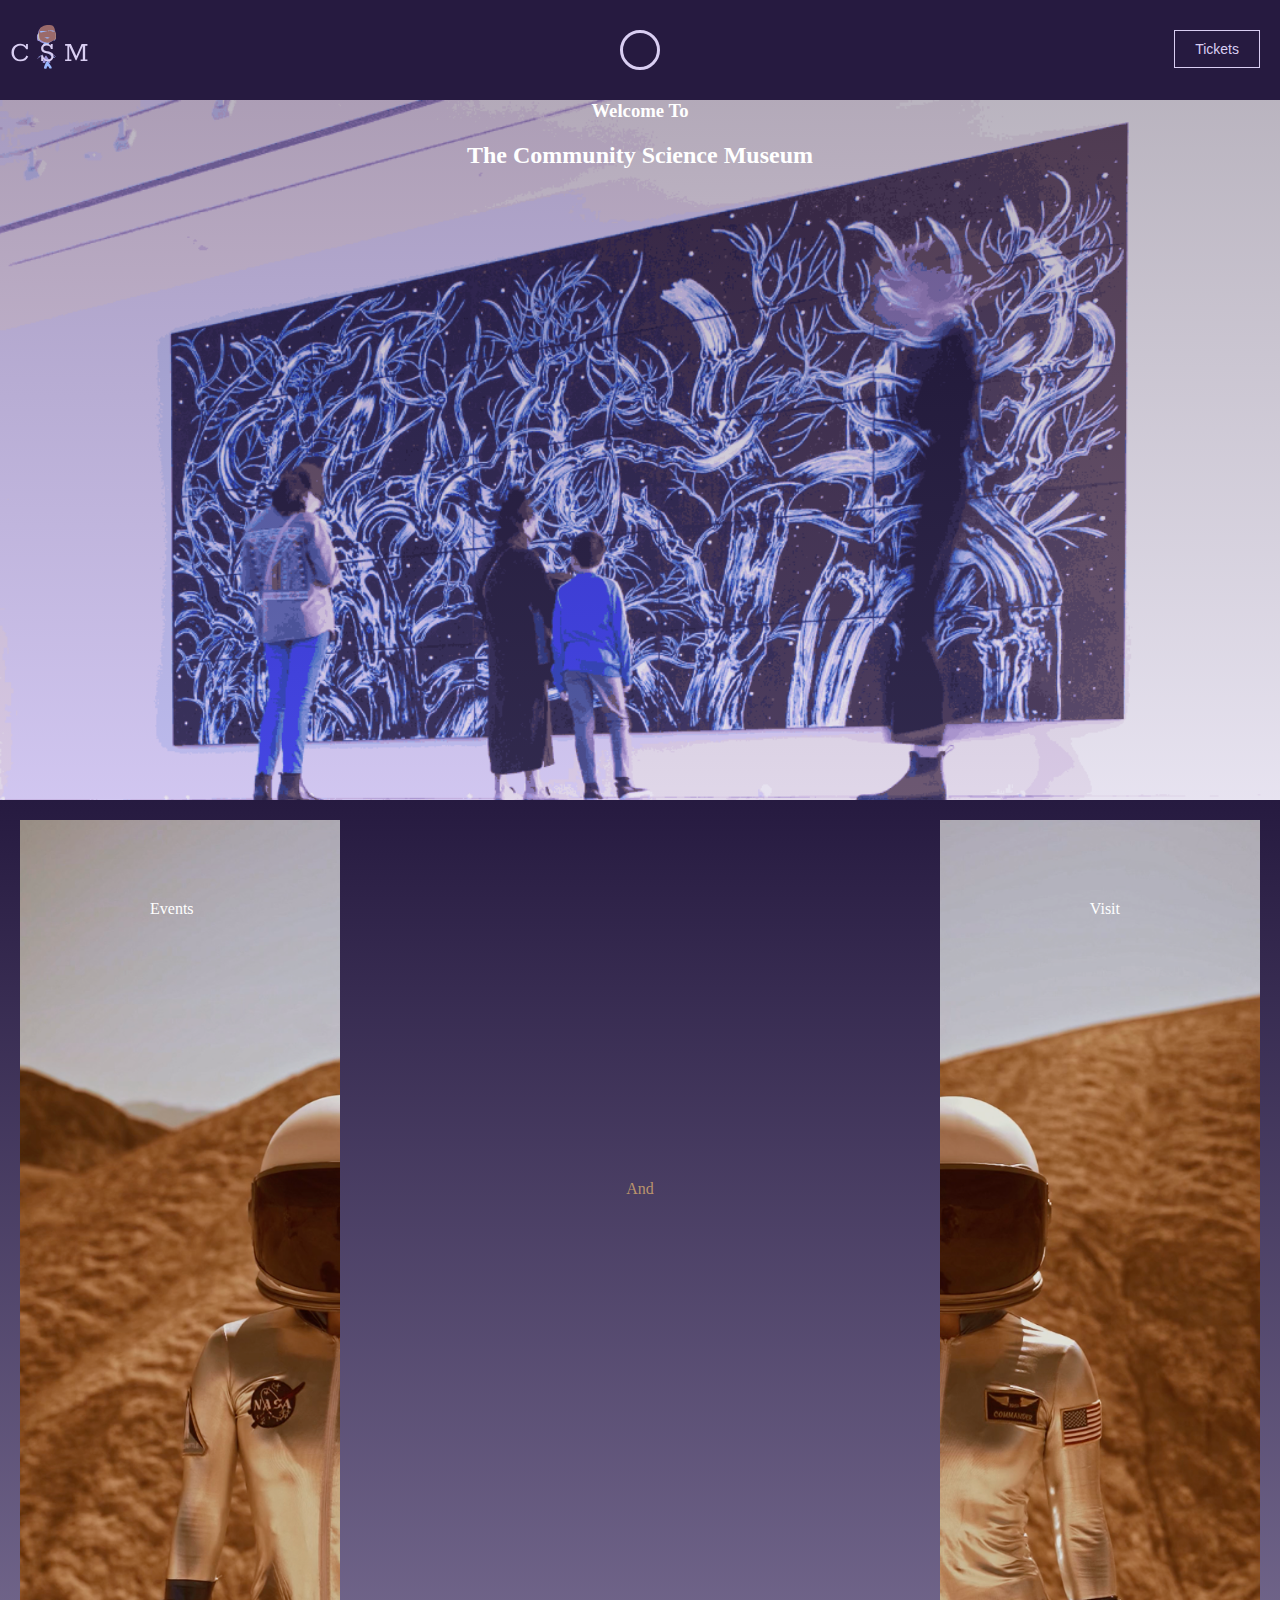
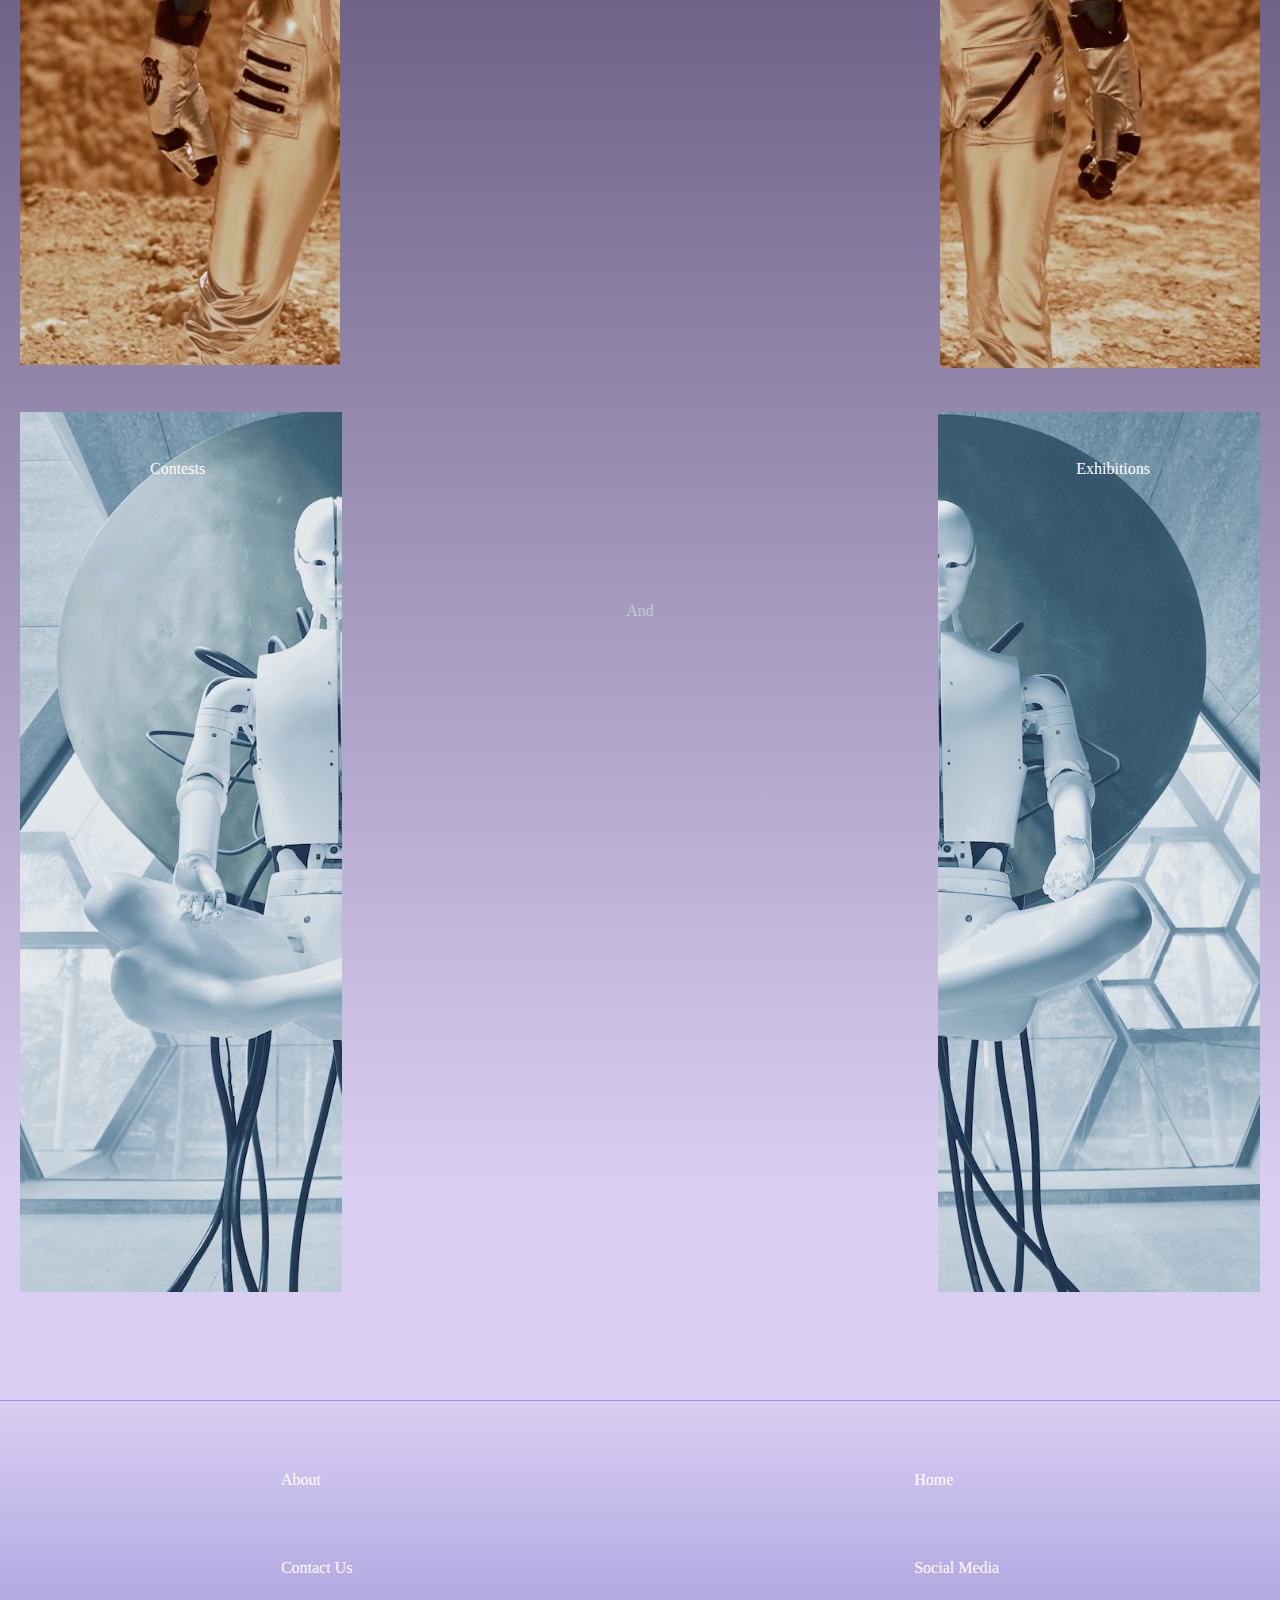
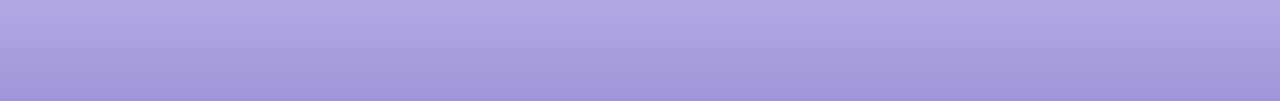
<file: index.html>
<!DOCTYPE html>
<html lang="en">
  <head>
    <meta charset="UTF-8" />
    <meta http-equiv="X-UA-Compatible" content="IE=edge" />
    <meta name="viewport" content="width=device-width, initial-scale=1.0" />
    <meta name="description" content="Community science museum" />
    <link rel="stylesheet" href="./css/header.css" />
    <link rel="stylesheet" href="./css/styles.css" />
    <link rel="stylesheet" href="./css/footer.css" />
    <link rel="stylesheet" href="./css/search.css" />
    <link rel="preconnect" href="https://fonts.googleapis.com" />
    <link rel="preconnect" href="https://fonts.gstatic.com" crossorigin />
    <link
      href="https://fonts.googleapis.com/css2?family=Montserrat&family=Roboto+Condensed:ital,wght@1,300&display=swap"
      rel="stylesheet"
    />
    <title>Homepage</title>
  </head>
  <body>
    <div class="inner">
      <header>
        <a href="index.html">
          <img class="logo" src="./svg/CSM-logo.svg" alt="logo"
        /></a>
        <div class="box">
          <form name="search">
            <input
              type="text"
              class="input"
              name="txt"
              onmouseout="document.search.txt.value = ''"
            />
          </form>
          <i class="fas fa-search"></i>
        </div>
        <a href="tickets.html"><button class="button2">Tickets</button></a>
      </header>
    </div>
    <div class="inner">
      <section class="hero">
        <div class="hero-banner">
          <div class="dark-overlay"></div>
          <div class="text">
            <h3>Welcome To</h3>
            <h2>The Community Science Museum</h2>
          </div>
        </div>
      </section>
    </div>
    <div class="inner">
      <main>
        <div class="space-girl">
          <div class="left">
            <a href="events.html"><img src="./img/left.png" alt="left" /></a>
            <div class="text-left">Events</div>
          </div>
          <div class="text-middle">And</div>
          <div class="right">
            <a href="visit.html"> <img src="/img/right.png" alt="right" /></a>
            <div class="text-right">Visit</div>
          </div>
        </div>
        <div class="man">
          <div class="man-left">
            <a href="contests.html">
              <img src="./img/man-left.png" alt="man-left"
            /></a>
            <div class="text-left2">Contests</div>
          </div>
          <div class="text-middle2">And</div>
          <div class="man-right">
            <a href="exhibition.html">
              <img src="./img/man-right.png" alt="man-right"
            /></a>
            <div class="text-right2">Exhibitions</div>
          </div>
        </div>
      </main>
    </div>
    <div class="inner">
      <footer>
        <div class="footer">
          <div class="links">
            <div class="about">
              <a href="info.html">About</a>
              <a href="info.html"> Contact Us</a>
            </div>
            <div class="social">
              <a href="index.html"> Home</a>
              <a href="https://www.facebook.com/sciencemuseumlondon"
                >Social Media</a
              >
            </div>
          </div>
        </div>
      </footer>
    </div>
  </body>
</html>
</file>
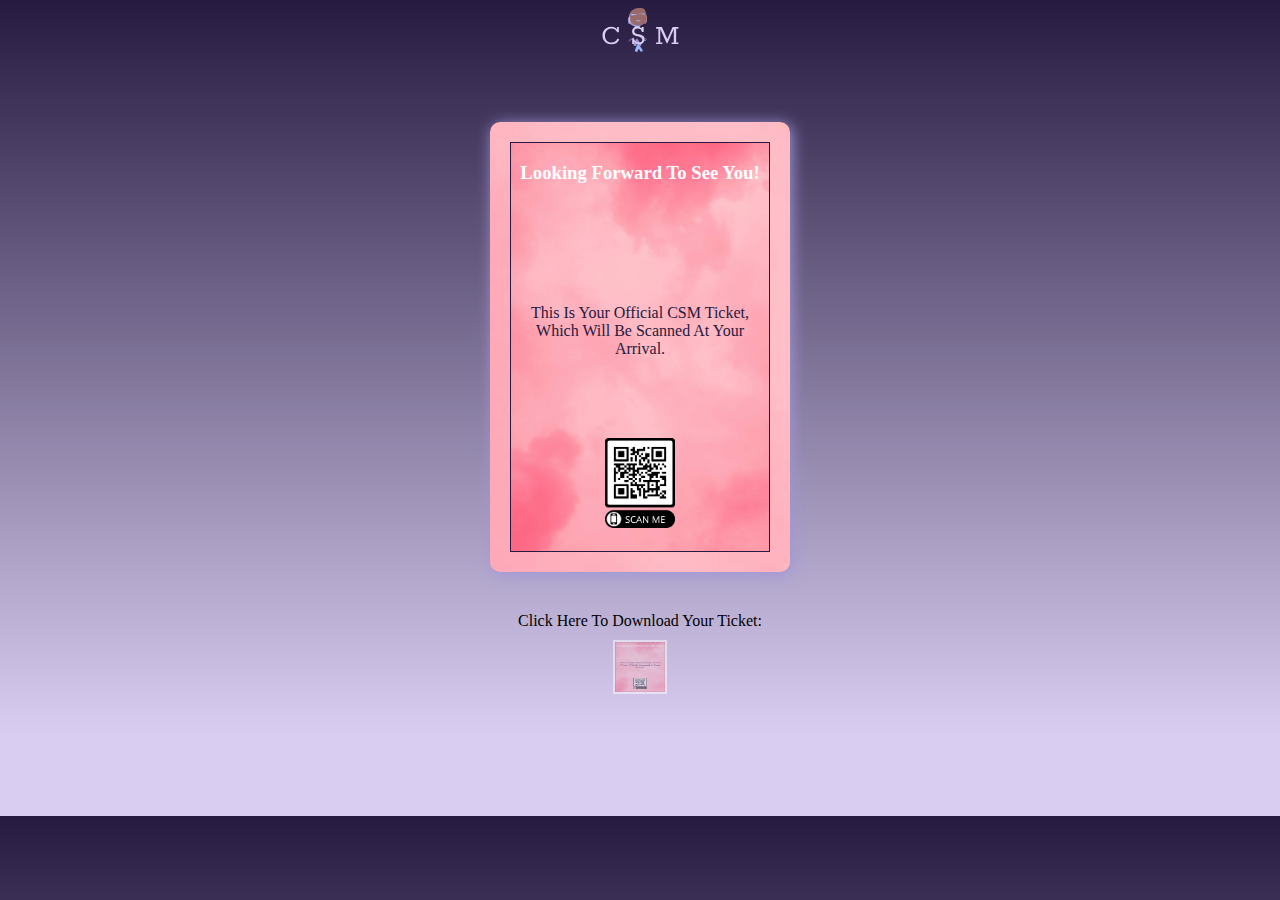
<file: confirmation.html>
<!DOCTYPE html>
<html lang="en">
  <head>
    <meta charset="UTF-8" />
    <meta http-equiv="X-UA-Compatible" content="IE=edge" />
    <meta name="viewport" content="width=device-width, initial-scale=1.0" />
    <meta name="description" content="ticket confirmation" />
    <link rel="stylesheet" href="./css/confirmation.css" />
    <title>confirmation</title>
  </head>
  <body>
    <a href="tickets.html">
      <img class="logo" src="./svg/CSM-logo.svg" alt="logo"
    /></a>
    <div class="ticket">
      <div class="ticket__content">
        <h3>Looking Forward To See You!</h3>
        <p>
          This Is Your Official CSM Ticket, Which Will Be Scanned At Your
          Arrival.
        </p>
        <img class="qr-code" src="./img/QR-code.png" alt="qr" />
      </div>
    </div>
    <div class="click">
      <p>Click Here To Download Your Ticket:</p>
    </div>
    <a class="t-d" href="/img/ticket.png" download="ticket"
      ><img src="/img/ticket.png"
    /></a>
  </body>
</html>
</file>
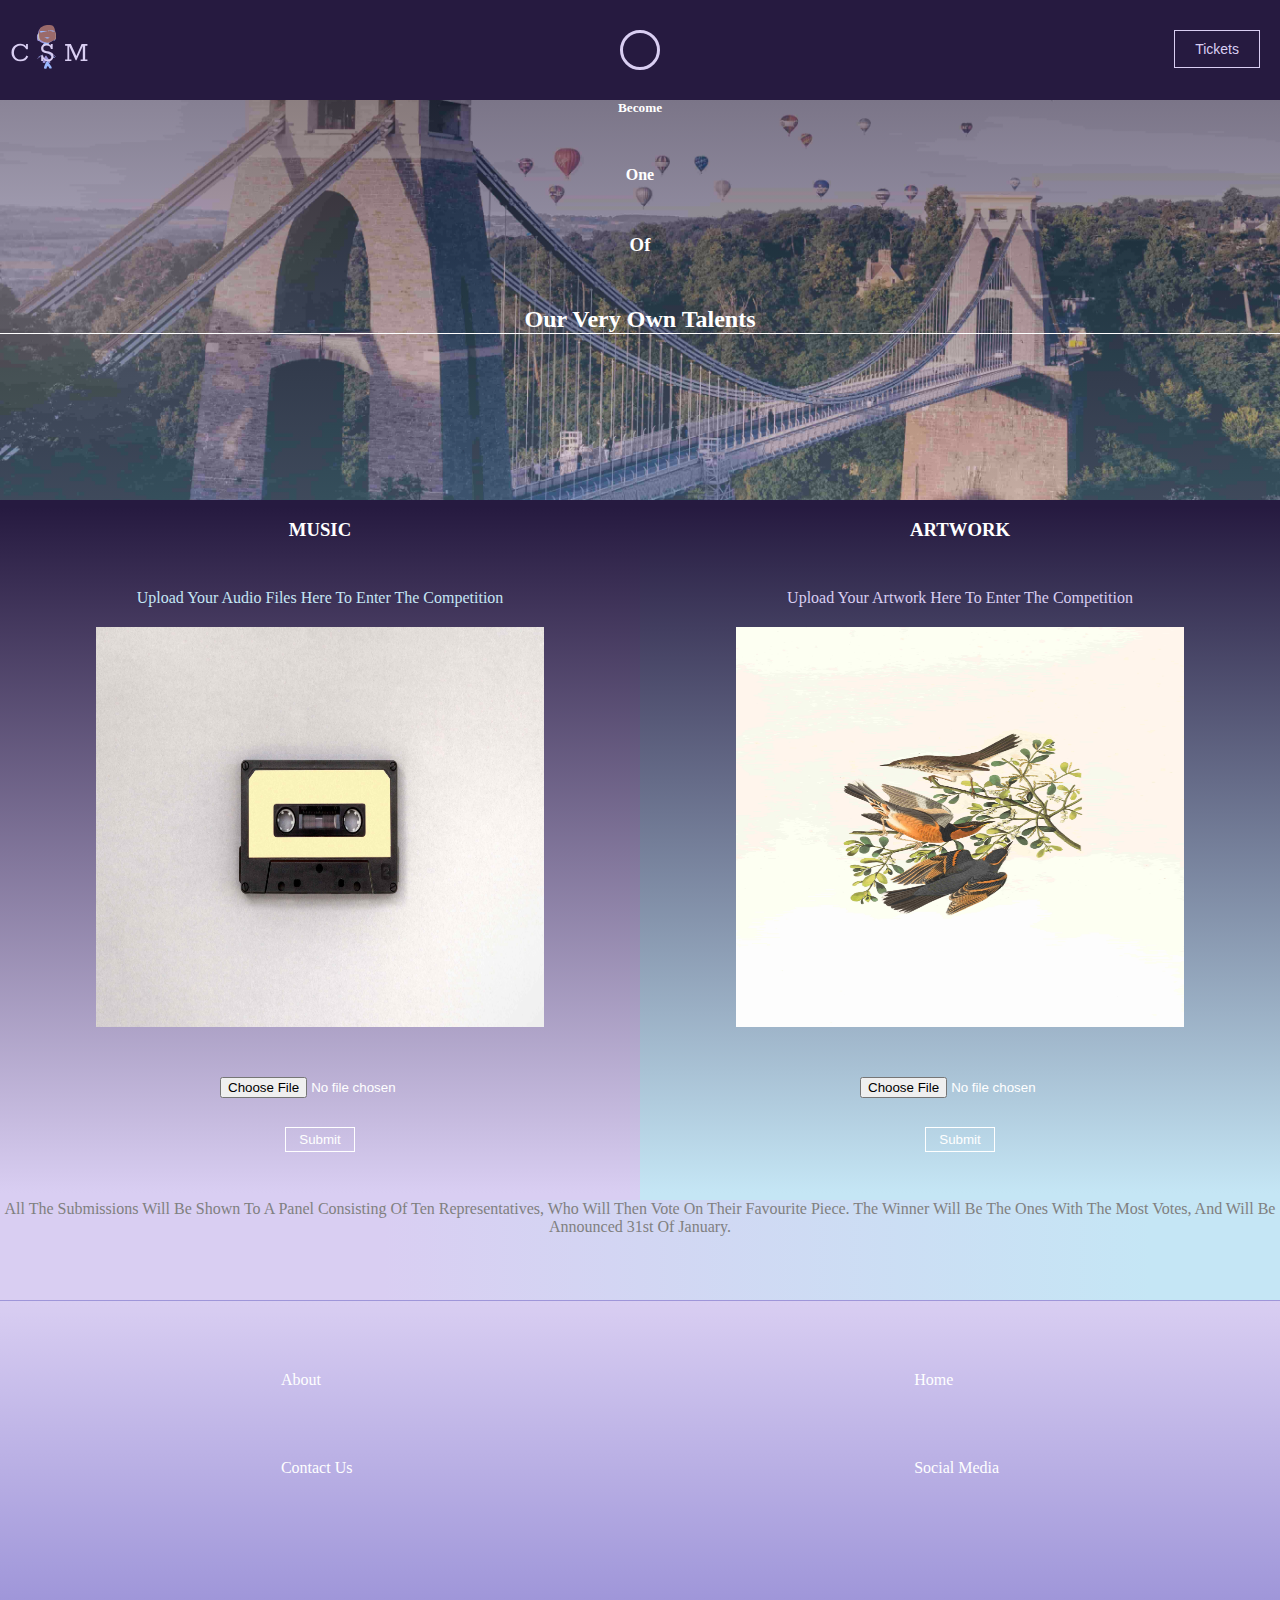
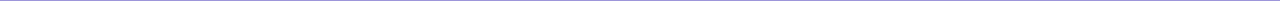
<file: contests.html>
<!DOCTYPE html>
<html lang="en">
  <head>
    <meta charset="UTF-8" />
    <meta http-equiv="X-UA-Compatible" content="IE=edge" />
    <meta name="viewport" content="width=device-width, initial-scale=1.0" />
    <meta name="description" content="csm contest" />
    <link rel="stylesheet" href="./css/footer.css" />
    <link rel="stylesheet" href="./css/header.css" />
    <link rel="stylesheet" href="./css/contests.css" />
    <link rel="stylesheet" href="./css/search.css" />

    <title>contests</title>
  </head>
  <body>
    <div class="inner">
      <header>
        <a href="index.html">
          <img class="logo" src="./svg/CSM-logo.svg" alt="logo"
        /></a>
        <div class="box">
          <form name="search">
            <input
              type="text"
              class="input"
              name="txt"
              onmouseout="document.search.txt.value = ''"
            />
          </form>
          <i class="fas fa-search"></i>
        </div>
        <a href="tickets.html"><button class="button2">Tickets</button></a>
      </header>
      <section>
        <div class="hero-banner">
          <div class="hero-text">
            <h5 class="con5">Become</h5>
            <h4 class="con4">One</h4>
            <h3 class="con3">Of</h3>
            <h2 class="con">Our Very Own Talents</h2>
          </div>
          <div class="dark-overlay"></div>
        </div>
      </section>

      <main>
        <div class="seperate">
          <div class="left-side">
            <div class="lr-text">
              <h3 class="l">MUSIC</h3>
            </div>
            <div class="img-text">
              <p class="m-text">
                Upload Your Audio Files Here To Enter The Competition
              </p>
            </div>
            <img class="cazz" src="./img/cazz.jpg" alt="cazzette" />
            <div class="left-inputs">
              <form action="">
                <input class="velg" type="file" id="Files" />
                <input class="subm" type="submit" />
              </form>
            </div>
          </div>
          <div class="right-side">
            <div class="lr-text">
              <h3 class="r">ARTWORK</h3>
            </div>
            <div class="img-text">
              <p class="a-text">
                Upload Your Artwork Here To Enter The Competition
              </p>
            </div>
            <img class="birds" src="./img/birds.jpg" alt="birds" />
            <div class="right-inputs">
              <form action="">
                <input class="velg" type="file" id="Files" />
                <input class="subm" type="submit" />
              </form>
            </div>
          </div>
        </div>
      </main>
      <div class="row2">
        <div class="row2text">
          <p class="row2-p">
            All The Submissions Will Be Shown To A Panel Consisting Of Ten
            Representatives, Who Will Then Vote On Their Favourite Piece. The
            Winner Will Be The Ones With The Most Votes, And Will Be Announced
            31st Of January.
          </p>
        </div>
      </div>
    </div>
    <footer>
      <div class="footer">
        <div class="links">
          <div class="about">
            <a href="info.html">About</a>
            <a href="info.html"> Contact Us</a>
          </div>
          <div class="social">
            <a href="index.html"> Home</a>
            <a href="https://www.facebook.com/sciencemuseumlondon"
              >Social Media</a
            >
          </div>
        </div>
      </div>
    </footer>
  </body>
</html>
</file>
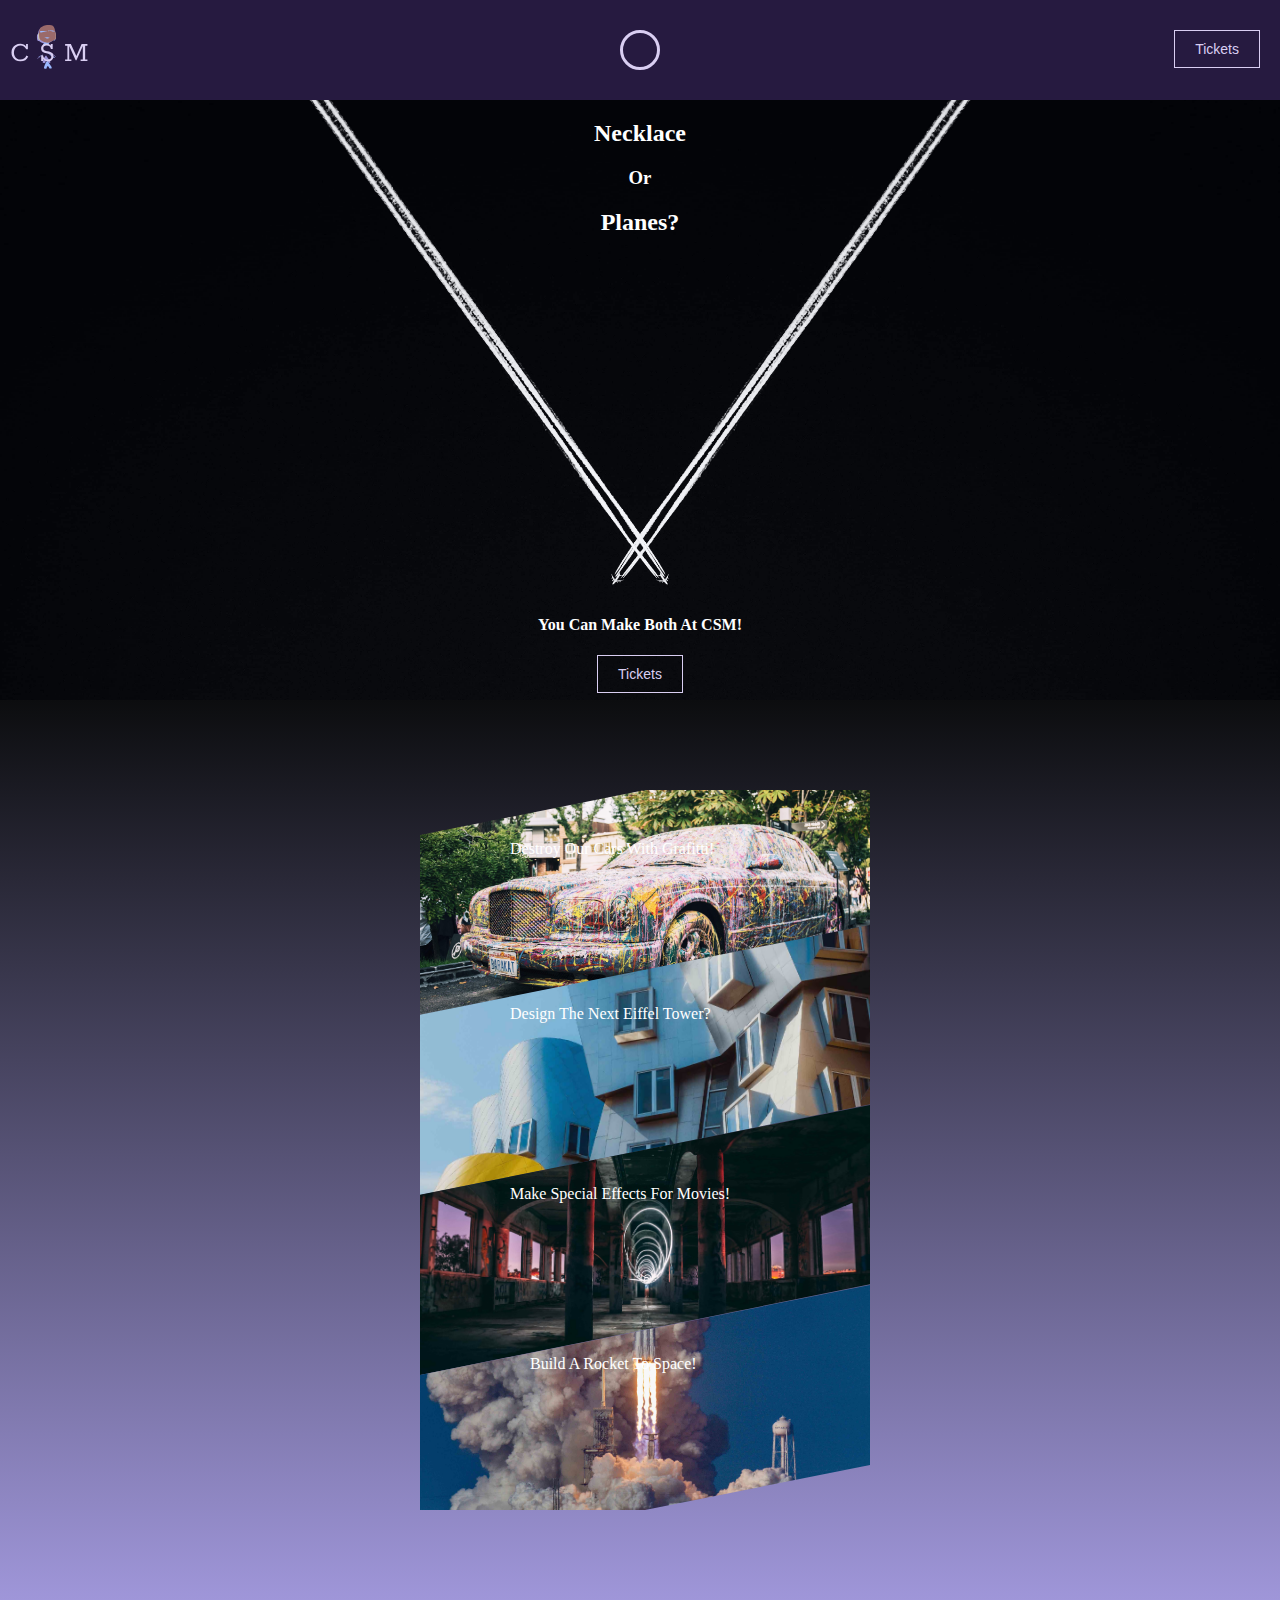
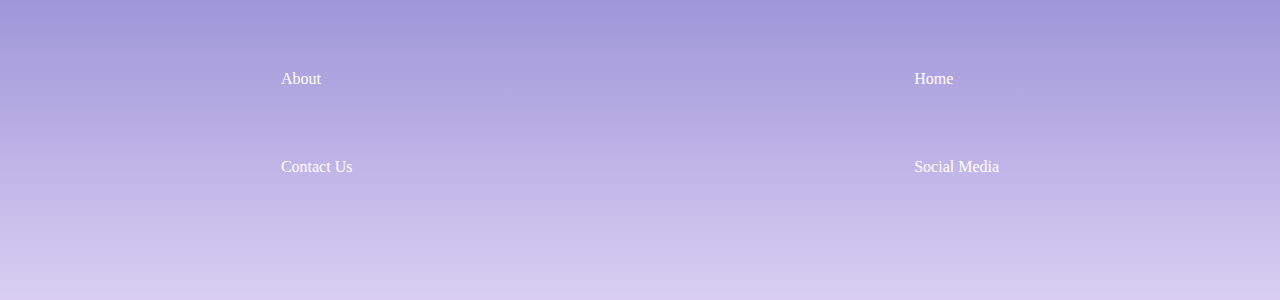
<file: events.html>
<!DOCTYPE html>
<html lang="en">
<head>
    <meta charset="UTF-8">
    <meta http-equiv="X-UA-Compatible" content="IE=edge">
    <meta name="viewport" content="width=device-width, initial-scale=1.0">
    <meta name="description" content="csm events">
    <link rel="stylesheet" href="./css/events.css">
    <link rel="stylesheet" href="./css/eventsfooter.css">
    <link rel="stylesheet" href="./css/header.css">
    <link rel="stylesheet" href="./css/search.css">
    <title>events</title>
</head>
<body>
    <header>
        <div class="inner">
            <header>
              <a href="index.html">
                <img class="logo" src="./svg/CSM-logo.svg" alt="logo"
              /></a>
              <div class="box">
                <form name="search">
                  <input
                    type="text"
                    class="input"
                    name="txt"
                    onmouseout="document.search.txt.value = ''"
                  />
                </form>
                <i class="fas fa-search"></i>
              </div>
              <a href="tickets.html"><button class="button2">Tickets</button></a>
            </header>
          </div>
    </header>
    <section>
        <div class="inner">
<div class="hero-banner2">

    <div class="plane-text">
        <h2>Necklace</h2>
        <h3>Or</h3>
        <h2>Planes?</h2>
        <h4>You Can Make Both At CSM!</h4>
    </div>
    <a href="tickets.html"><button class="button3">Tickets</button></a>
</div>

        </div>
    </section>
    <main>
      <h3 class="popular">
        Popular Events
      </h3>
  <ul>
      <li>
        
        <p class="car">
          Destroy Our Cars With Grafitti! 
        </p>
        <a href="tickets.html">
          <img class="effect" src="./img/car.jpg" alt="car">
        </a>
      </li>
      <li>
        <p class="house">
Design The Next Eiffel Tower?
        </p>
          <a href="tickets.html">
          <img class="effect" src="./img/house.jpg" alt="house">
        </a>
        </li>
      <li>
        <p class="spiral">
          Make Special Effects For Movies!
        </p>
          <a href="tickets.html">
          <img class="effect" src="./img/spiral.jpg" alt="spiral">
        </a>
        </li>
      <li>
        <p class="rocket">
          Build A Rocket To Space!
        </p>
          <a href="tickets.html">
          <img class="effect" src="./img/rocket.jpg" alt="rocket">
        </a>
        </li>
  </ul>
    </main>
    <footer>
      <div class="footer">
        <div class="links">
          <div class="about">
            <a href="info.html">About</a>
            <a href="info.html"> Contact Us</a>
          </div>
          <div class="social">
            <a href="index.html"> Home</a>
            <a href="https://www.facebook.com/sciencemuseumlondon">Social Media</a>
          </div>
        </div>
      </div>
    </footer>
</html>
</file>
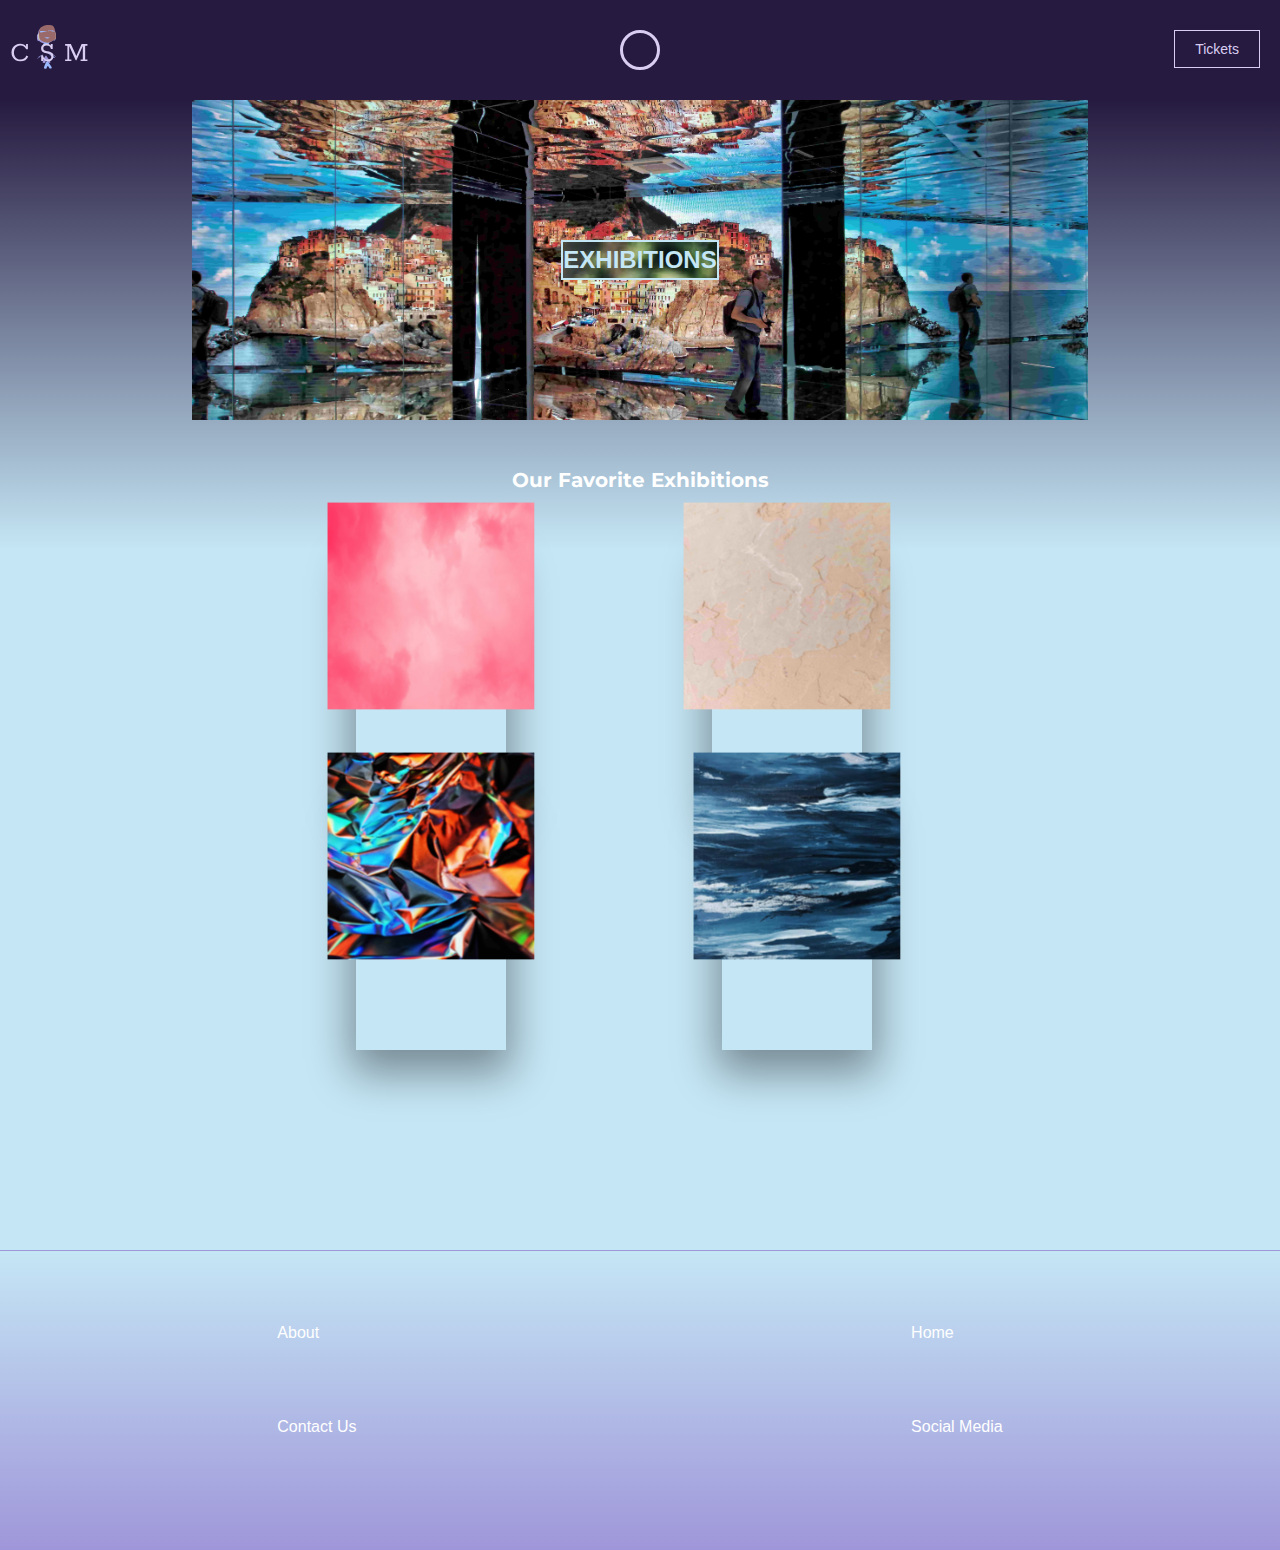
<file: exhibition.html>
<!DOCTYPE html>
<html lang="en">
  <head>
    <meta charset="UTF-8" />
    <meta http-equiv="X-UA-Compatible" content="IE=edge" />
    <meta name="viewport" content="width=device-width, initial-scale=1.0" />
    <meta name="description" content="exhibitions">
    <link rel="stylesheet" href="./css/search.css" />
    <link rel="stylesheet" href="./css/exhibitions.css" />
    <link rel="stylesheet" href="./css/footerex.css" />
    <link rel="stylesheet" href="./css/headerex.css" />
    <link rel="preconnect" href="https://fonts.googleapis.com">
<link rel="preconnect" href="https://fonts.gstatic.com" crossorigin>
<link href="https://fonts.googleapis.com/css2?family=Montserrat&family=Roboto+Condensed:ital,wght@1,300&display=swap" rel="stylesheet">
    <title>exhibition</title>
  </head>
  <body>
    <div class="inner">
      <header>
        <a href="index.html">
          <img class="logo" src="./svg/CSM-logo.svg" alt="logo"
        /></a>
        <div class="box">
          <form name="search">
            <input
              type="text"
              class="input"
              name="txt"
              onmouseout="document.search.txt.value = ''"
            />
          </form>
          <i class="fas fa-search"></i>
        </div>
        <a href="tickets.html"><button class="button2">Tickets</button></a>
      </header>
    </div>
    <main>
      <div class="ex-hero">
      
      <div class="ex-header">
       
        <h2 class="hero-h">
        EXHIBITIONS
      </h2></div>
    </div>
    <div class="cube-head">
      <h3 class="over-cube">
        Our Favorite Exhibitions
      </h3>
    </div>
    </main>
    <section>
      
      <div class="container">
        <div class="content clearfix">
          <div class="cube-container">
            <div class="photo-cube">
              <img class="front" src="./img/pink.jpg" alt="" />
              <div class="back photo-desc">
                <h3>ZEN MACHINE</h3>
                <p>Discover Our Take On How Machines Can Help You Relax</p>
              </div>
              <img class="left" src="./img/man-left.png" alt="" />
              <img class="right" src="./img/man-right.png" alt="" />
            </div>
          </div>

          <div class="cube-container">
            <div class="photo-cube">
              <img class="front" src="./img/texture.jpg" alt="" />
              <div class="back photo-desc">
                <h3>Mars Walk</h3>
                <p>How We Think The First Mars Walk Will Look Like</p>
              </div>
              <img class="left" src="./img/left.png" alt="" />
              <img class="right" src="./img/right.png" alt="" />
            </div>
          </div>

          <div class="cube-container">
            <div class="photo-cube">
              <img class="front" src="./img/what.jpg" alt="" />
              <div class="back photo-desc">
                <h3>Optical Illusions</h3>
                <p>
                CSM Has The Largest Collections Of Real Life Optical Illusions
                </p>
              </div>
              <img class="left" src="./img/rap.jpg" alt="" />
              <img class="right" src="./img/rap.jpg" alt="" />
            </div>
          </div>
        </div>

        <div class="cube-container">
          <div class="photo-cube">
            <img class="front" src="./img/blue.jpg" alt="" />
            <div class="back photo-desc">
              <h3>Wind Tunnel</h3>
              <p>
                Have You Ever Wondered How Planes Can Fly? Well Come To CSM And See For Yourself
              </p>
            </div>
            <img class="left" src="./img/sky.jpg" alt="" />
            <img class="right" src="./img/sky.jpg" alt="" />
          </div>
        </div>
      </div>
      </div>
    </section>
    <div class="inner">
      <footer>
        <div class="footer">
          <div class="links">
            <div class="about">
              <a href="info.html">About</a>
              <a href="info.html"> Contact Us</a>
            </div>
            <div class="social">
              <a href="index.html"> Home</a>
              <a href="https://www.facebook.com/sciencemuseumlondon">Social Media</a>
            </div>
          </div>
        </div>
      </footer>
    </div>
  </body>
</html>
</file>
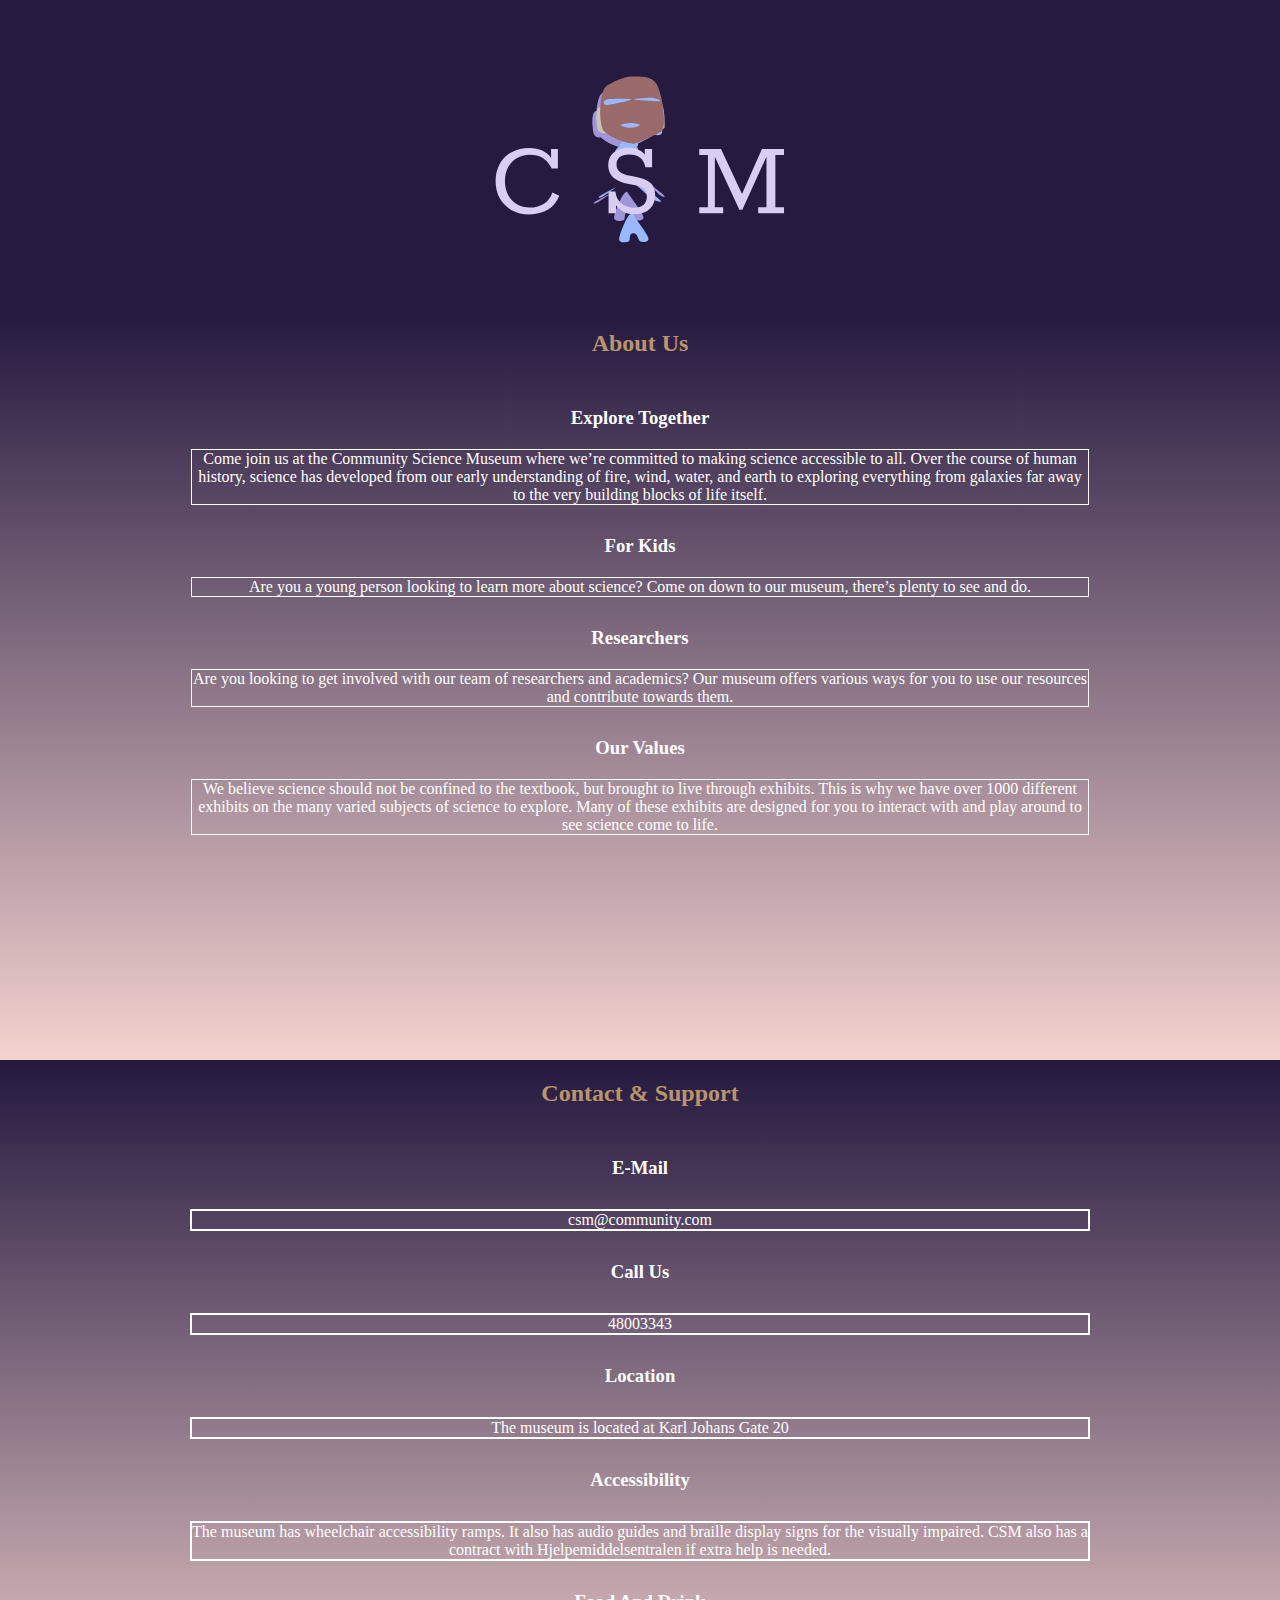
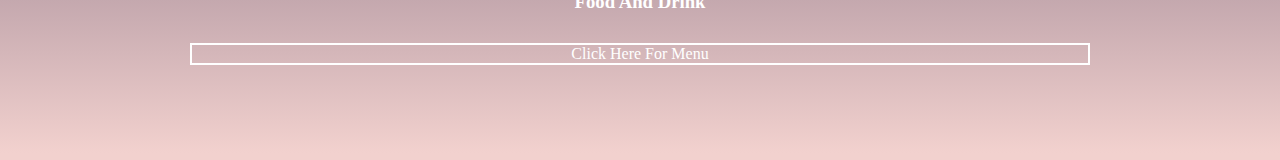
<file: info.html>
<!DOCTYPE html>
<html lang="en">
  <head>
    <meta charset="UTF-8" />
    <meta http-equiv="X-UA-Compatible" content="IE=edge" />
    <meta name="viewport" content="width=device-width, initial-scale=1.0" />
    <meta name="description" content="information of csm" />
    <link rel="stylesheet" href="./css/headerinfo.css" />
    <link rel="stylesheet" href="./css/info.css" />
    <link rel="stylesheet" href="./css/footer.css" />
    <link rel="stylesheet" href="./css/search.css" />
    <title>information</title>
  </head>
  <body>
    <header></header>
    <section>
      <div class="hero">
        <div class="hero-banner">
          <a href="index.html">
            <img class="info-logo" src="./svg/CSM-logo.svg" alt="logo"
          /></a>
        </div>
      </div>
    </section>
    <main>
      <div class="seperate">
        <div class="left">
          <div class="lr-text">
            <h2 class="about">About Us</h2>
          </div>
          <div class="m-text">
            <h3 class="about-h">Explore Together</h3>
            <p class="about-us">
              Come join us at the Community Science Museum where we’re committed
              to making science accessible to all. Over the course of human
              history, science has developed from our early understanding of
              fire, wind, water, and earth to exploring everything from galaxies
              far away to the very building blocks of life itself.
            </p>
            <h3 class="about-h">For Kids</h3>
            <p class="about-us">
              Are you a young person looking to learn more about science? Come
              on down to our museum, there’s plenty to see and do.
            </p>
            <h3 class="about-h">Researchers</h3>
            <p class="about-us">
              Are you looking to get involved with our team of researchers and
              academics? Our museum offers various ways for you to use our
              resources and contribute towards them.
            </p>
            <h3 class="about-h">Our Values</h3>
            <p class="about-us">
              We believe science should not be confined to the textbook, but
              brought to live through exhibits. This is why we have over 1000
              different exhibits on the many varied subjects of science to
              explore. Many of these exhibits are designed for you to interact
              with and play around to see science come to life.
            </p>
          </div>
        </div>
        <div class="right">
          <div class="lr-text">
            <h2 class="contact">Contact & Support</h2>
          </div>
          <h3 class="about-h">E-Mail</h3>
          <a href="https://outlook.live.com/owa/">
            <p class="information">csm@community.com</p></a
          >
          <h3 class="about-h">Call Us</h3>
          <a href="tel:48003343"><p class="information">48003343</p></a>
          <h3 class="about-h">Location</h3>
          <a
            href="https://www.google.no/maps/place/Karl+Johans+gate+20,+0159+Oslo/@59.9128195,10.7415592,17z/data=!3m1!4b1!4m5!3m4!1s0x46416e87fec497ef:0xcfebf9d9ee5d77a2!8m2!3d59.9128195!4d10.7415592"
            ><p class="information">
              The museum is located at Karl Johans Gate 20
            </p></a
          >
          <h3 class="about-h">Accessibility</h3>
          <a
            href="https://www.handicapsiden.no/Hjelpemiddelsentraler/hovedside.html"
            ><p class="information">
              The museum has wheelchair accessibility ramps. It also has audio
              guides and braille display signs for the visually impaired. CSM
              also has a contract with Hjelpemiddelsentralen if extra help is
              needed.
            </p></a
          >
          <h3 class="about-h">Food And Drink</h3>
          <a href="https://www.jacksushiasiamat.com/meny"
            ><p class="information">Click Here For Menu</p></a
          >
        </div>
      </div>
    </main>
  </body>
</html>
</file>
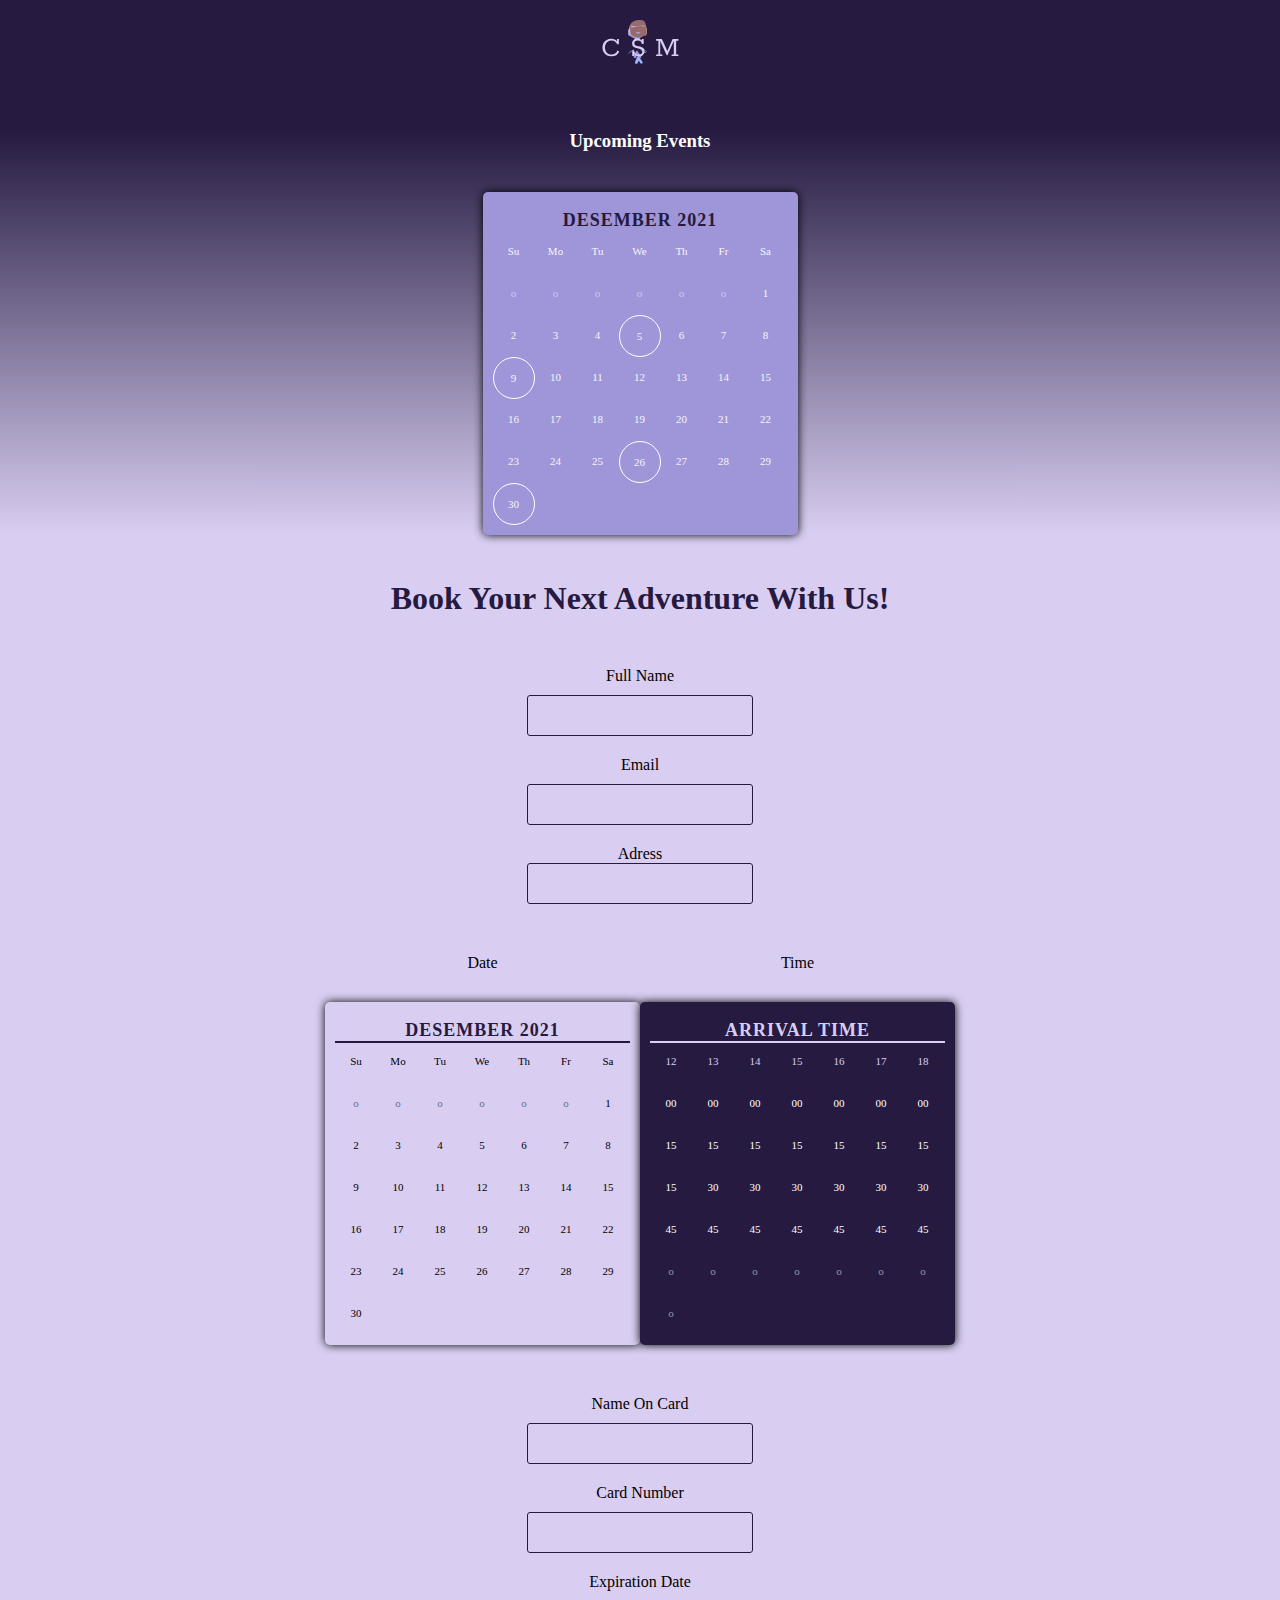
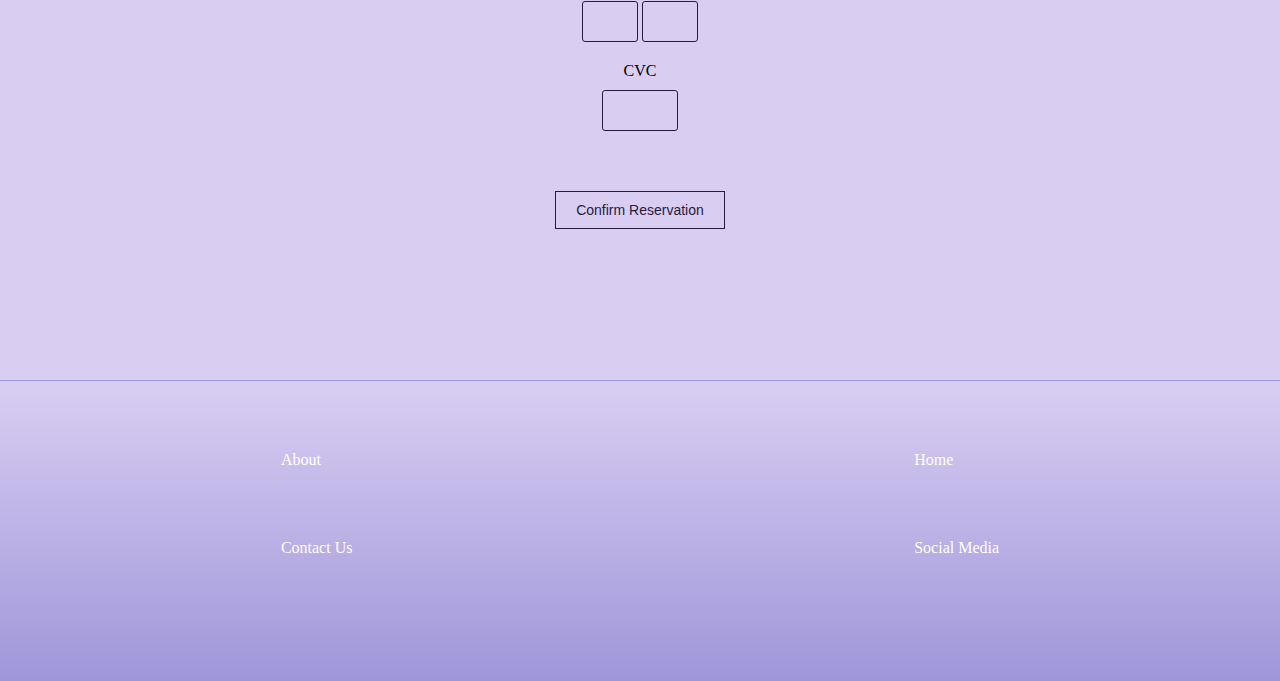
<file: tickets.html>
<!DOCTYPE html>
<html lang="en">
  <head>
    <meta charset="UTF-8" />
    <meta http-equiv="X-UA-Compatible" content="IE=edge" />
    <meta name="viewport" content="width=device-width, initial-scale=1.0" />
    <meta name="description" content="tickets for csm">
    <link rel="stylesheet" href="./css/footer.css" />
    <link rel="stylesheet" href="./css/tickets.css" />
    <link rel="stylesheet" href="./css/ticketheader.css" />
    <link rel="stylesheet" href="./css/search.css" />
    <link rel="preconnect" href="https://fonts.googleapis.com">
<link rel="preconnect" href="https://fonts.gstatic.com" crossorigin>
<link href="https://fonts.googleapis.com/css2?family=Montserrat&family=Roboto+Condensed:ital,wght@1,300&display=swap" rel="stylesheet">

    <title>tickets</title>
  </head>
  <body>
    <header>
      <a href="index.html">
        <img class="logo" src="./svg/CSM-logo.svg" alt="logo"
      /></a>
      
    </header>
    <section class="events">
      <h3 class="up-events">Upcoming Events</h3>
      <div class="calbox cal">
        <div class="month">Desember 2021</div>
        <span>Su</span>
        <span>Mo</span>
        <span>Tu</span>
        <span>We</span>
        <span>Th</span>
        <span>Fr</span>
        <span>Sa</span>
        <span class="nothing"></span>
        <span class="nothing"></span>
        <span class="nothing"></span>
        <span class="nothing"></span>
        <span class="nothing"></span>
        <span class="nothing"></span>
        <span>1</span>
        <span>2</span>
        <span>3</span>
        <span>4</span>
        <span class="circle2" data-title2="16.00 AM - Design The Next Eiffel Tower!"
          >5</span
        >
        <span>6</span>
        <span>7</span>
        <span>8</span>
        <span class="circle" data-title="15.20 AM - Destroy Our Cars With Grafitti!"
          >9</span
        >
        <span>10</span>
        <span>11</span>
        <span>12</span>
        <span>13</span>
        <span>14</span>
        <span>15</span>
        <span>16</span>
        <span>17</span>
        <span>18</span>
        <span>19</span>
        <span>20</span>
        <span>21</span>
        <span>22</span>
        <span>23</span>
        <span>24</span>
        <span>25</span>
        <span class="circle3" data-title3="13.30 AM - Make Special Effects For Movies!"
          >26</span
        >
        <span>27</span>
        <span>28</span>
        <span>29</span>
        <span class="circle4" data-title4="14.00 AM - Build A Rocket To Space!">30</span>
      </div>
    </section>
    <main>
      <h1 class="over">Book Your Next Adventure With Us!</h1>
      <div class="info">
        <label for="name"><i class="fa fa-user"></i> Full Name</label>
        <input type="text" name="" id="" />
        <label for="email"><i class="fa fa-envelope"></i> Email</label>
        <input type="text" id="email" name="email"
        <label for="adress"><i class="fa fa-envelope"></i> Adress</label>
        <input type="text" id="email" name="email"
      </div>
      <div class="order">
        <div class="order-date">
          <div class="order-date-text">
        <label for="date"><i class="fa fa-envelope"></i> Date</label>
      </div>
        <div class="calbox2 cal2">
          <div class="month">Desember 2021</div>
          <div class="span-border2">
          <span>Su</span>
          <span>Mo</span>
          <span>Tu</span>
          <span>We</span>
          <span>Th</span>
          <span>Fr</span>
          <span>Sa</span>
        </div>
          <span class="nothing"></span>
          <span class="nothing"></span>
          <span class="nothing"></span>
          <span class="nothing"></span>
          <span class="nothing"></span>
          <span class="nothing"></span>
          <span class="circle5">1</span>
          <span class="circle5">2</span>
          <span class="circle5" data-title5="">3</span>
          <span class="circle5" data-title5="">4</span>
          <span class="circle5" data-title5="">5</span>
          <span class="circle5" data-title5="">6</span>
          <span class="circle5" data-title5="">7</span>
          <span class="circle5" data-title5="">8</span>
          <span class="circle5" data-title5="">9</span>
          <span class="circle5" data-title5="">10</span>
          <span class="circle5" data-title5="">11</span>
          <span class="circle5" data-title5="">12</span>
          <span class="circle5" data-title5="">13</span>
          <span class="circle5" data-title5="">14</span>
          <span class="circle5" data-title5="">15</span>
          <span class="circle5" data-title5="">16</span>
          <span class="circle5" data-title5="">17</span>
          <span class="circle5" data-title5="">18</span>
          <span class="circle5" data-title5="">19</span>
          <span class="circle5" data-title5="">20</span>
          <span class="circle5" data-title5="">21</span>
          <span class="circle5" data-title5="">22</span>
          <span class="circle5" data-title5="">23</span>
          <span class="circle5" data-title5="">24</span>
          <span class="circle5" data-title5="">25</span>
          <span class="circle5" data-title5="">26</span>
          <span class="circle5" data-title5="">27</span>
          <span class="circle5" data-title5="">28</span>
          <span class="circle5" data-title5="">29</span>
          <span class="circle5" data-title5="">30</span>
        </div>
      </div>
      <div class="order-time">
        <div class="order-time-text">
        <label for="time"><i class="fa fa-envelope"></i> Time</label></div>
        <div class="calbox3 cal3">
          <div class="month2">Arrival Time</div>
          <div class="span-border">
          <span style="color: rgba(217, 206, 242, 1);">12</span>
          <span style="color: rgba(217, 206, 242, 1);">13</span>
          <span style="color: rgba(217, 206, 242, 1);">14</span>
          <span style="color: rgba(217, 206, 242, 1);">15</span>
          <span style="color: rgba(217, 206, 242, 1);">16</span>
          <span style="color: rgba(217, 206, 242, 1);">17</span>
          <span style="color: rgba(217, 206, 242, 1);">18</span>
        </div>
          <span class="circle5">00</span>
          <span class="circle5">00</span>
          <span class="circle5">00</span>
          <span class="circle5">00</span>
          <span class="circle5">00</span>
          <span class="circle5">00</span>
          <span class="circle5">00</span>
          <span class="circle5">15</span>
          <span class="circle5">15</span>
          <span class="circle5">15</span>
          <span class="circle5">15</span>
          <span class="circle5">15</span>
          <span class="circle5">15</span>
          <span class="circle5">15</span>
          <span class="circle5">15</span>
          <span class="circle5">30</span>
          <span class="circle5">30</span>
          <span class="circle5">30 </span>
          <span class="circle5">30</span>
          <span class="circle5">30</span>
          <span class="circle5">30</span>
          <span class="circle5">45</span>
          <span class="circle5">45</span>
          <span class="circle5">45</span>
          <span class="circle5">45</span>
          <span class="circle5">45</span>
          <span class="circle5">45</span>
          <span class="circle5">45</span>
          <span class="nothing"></span>
          <span class="nothing"></span>
          <span class="nothing"></span>
          <span class="nothing"></span>
          <span class="nothing"></span>
          <span class="nothing"></span>
          <span class="nothing"></span>
          <span class="nothing"></span>
      </div>
      </div>
</div>
<div class="people">

</div>
<div class="payment">
  <label for="card-name">Name On Card</label>
  <input type="text" >
  <label for="card">Card Number</label>
  <input type="text">
</div>
<div class="payment2">
  <label for="exp">Expiration Date</label>
  <input class="exp-date" type="text">
  <input class="exp-date" type="text">
  <label for="cvc">CVC</label>
  <input class="ccv" type="text">
 
</div>
<a href="confirmation.html"> <button class="btn6">Confirm Reservation</button></a>
    </main>
    <footer>
      <div class="footer">
        <div class="links">
          <div class="about">
            <a href="info.html">About</a>
            <a href="info.html"> Contact Us</a>
          </div>
          <div class="social">
            <a href="index.html"> Home</a>
            <a href="">Social Media</a>
          </div>
        </div>
      </div>
    </footer>
  </body>
</html>
</file>
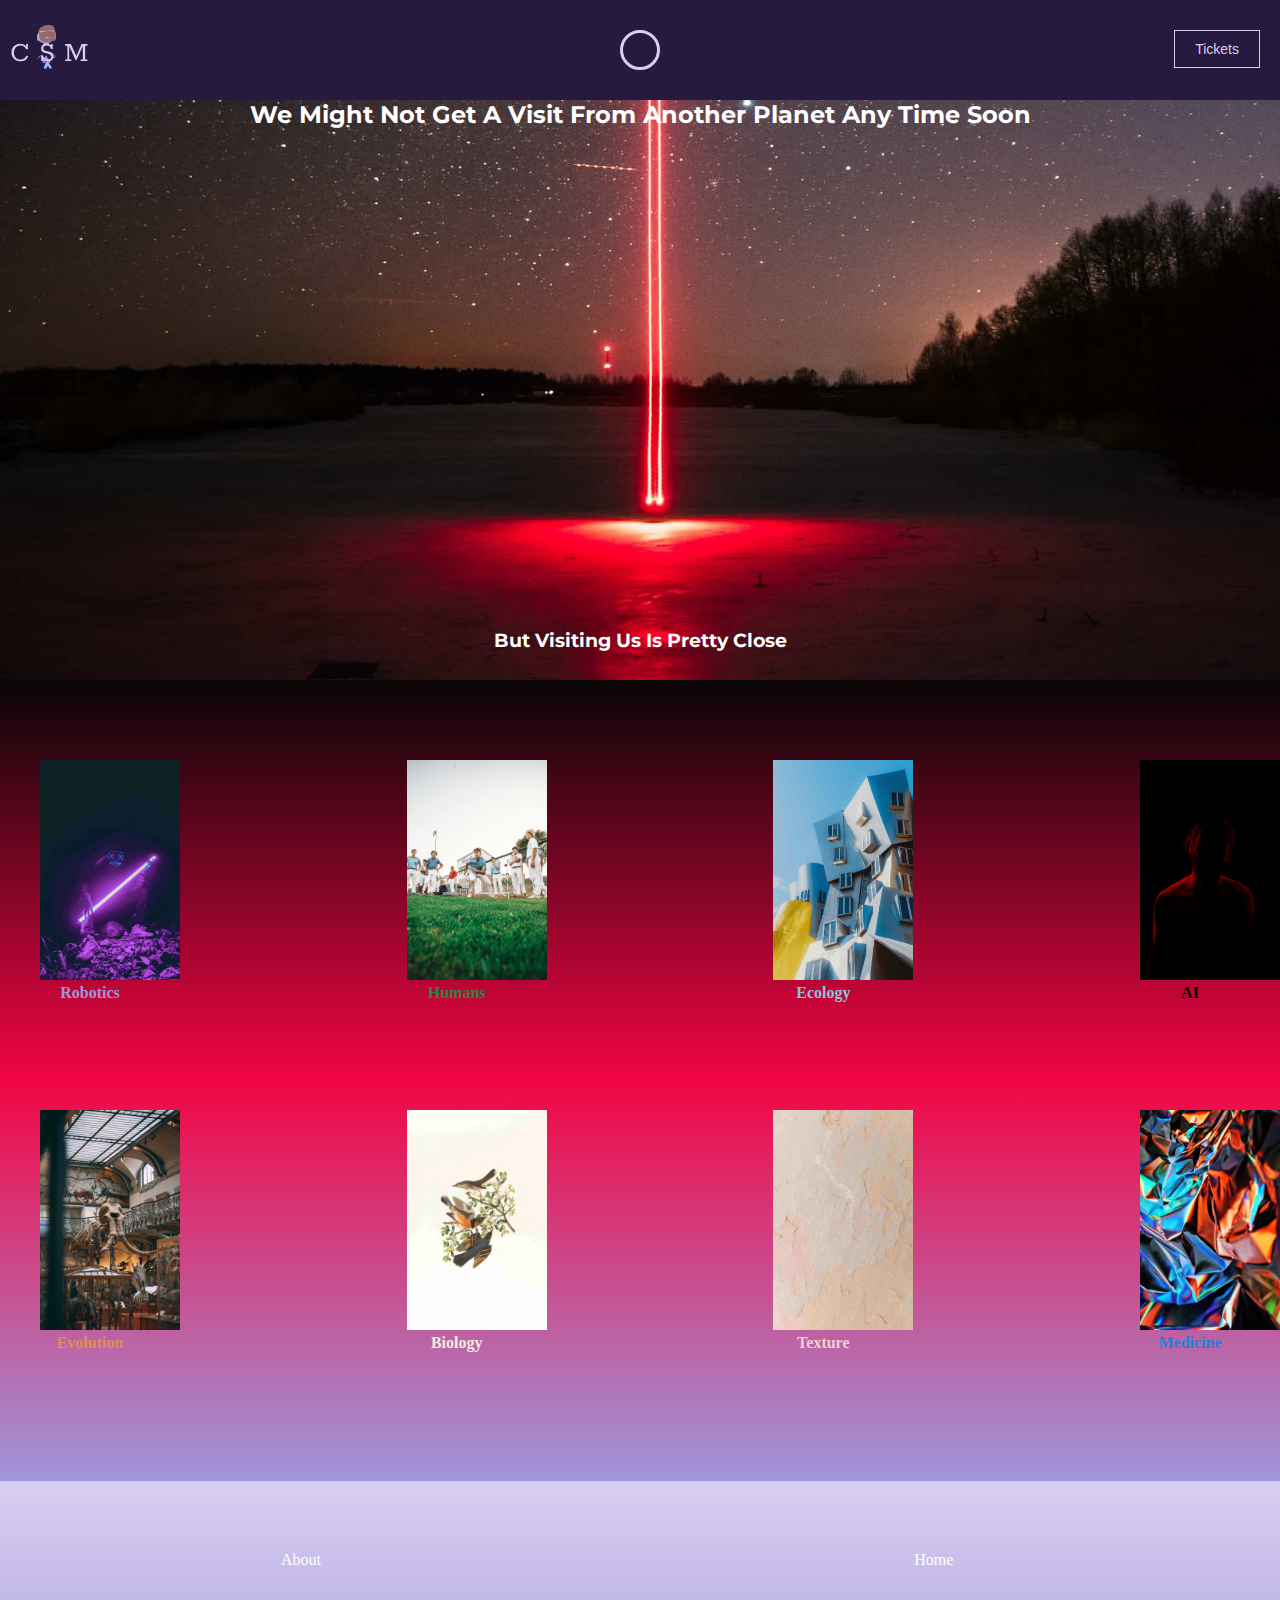
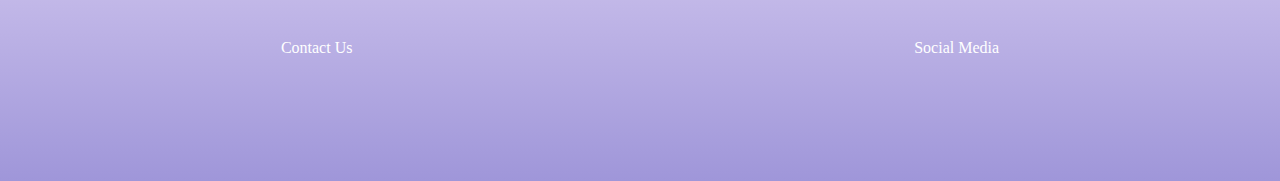
<file: visit.html>
<!DOCTYPE html>
<html lang="en">
  <head>
    <meta charset="UTF-8" />
    <meta http-equiv="X-UA-Compatible" content="IE=edge" />
    <meta name="viewport" content="width=device-width, initial-scale=1.0" />
    <meta name="description" content="visit csm" />
    <link rel="stylesheet" href="./css/footer.css" />
    <link rel="stylesheet" href="./css/header.css" />
    <link rel="stylesheet" href="./css/visit.css" />
    <link rel="stylesheet" href="./css/search.css" />
    <link rel="preconnect" href="https://fonts.googleapis.com" />
    <link rel="preconnect" href="https://fonts.gstatic.com" crossorigin />
    <link
      href="https://fonts.googleapis.com/css2?family=Montserrat&family=Roboto+Condensed:ital,wght@1,300&display=swap"
      rel="stylesheet"
    />
    <title>visit</title>
  </head>
  <body>
    <div class="inner">
      <header>
        <a href="index.html">
          <img class="logo" src="./svg/CSM-logo.svg" alt="logo"
        /></a>
        <div class="box">
          <form name="search">
            <input
              type="text"
              class="input"
              name="txt"
              onmouseout="document.search.txt.value = ''"
            />
          </form>
          <i class="fas fa-search"></i>
        </div>
        <a href="tickets.html"><button class="button2">Tickets</button></a>
      </header>
    </div>
    <section>
      <div class="hero">
        <div class="hero-banner">
          <div class="hero-text">
            <h2 class="might">
              We Might Not Get A Visit From Another Planet Any Time Soon
            </h2>
            <h3 class="close">But Visiting Us Is Pretty Close</h3>
          </div>
        </div>
      </div>
    </section>
    <main>
      <div class="images">
        <div class="top-left">
          <div class="dropdown">
            <img class="ivisit" src="./img/laser.jpg" alt="laser" />

            <h4>Robotics</h4>
            <p>
              The information revolution is here and robotic intelligence is the
              science of the future.
            </p>
          </div>
        </div>
        <div class="top-right">
          <div class="dropdown">
            <img class="ivisit" src="./img/running.jpg" alt="running" />

            <h4 class="run">Humans</h4>
            <p>The impressive machine that is our bodies.</p>
          </div>
        </div>
        <div class="bottom-left">
          <div class="dropdown">
            <img class="ivisit" src="./img/house.jpg" alt="house" />

            <h4 class="house">Ecology</h4>
            <p>
              How to create a sustainable future not just for humans but for the
              whole planet.
            </p>
          </div>
        </div>
        <div class="bottom-right">
          <div class="dropdown">
            <img class="ivisit" src="./img/rap.jpg" alt="rap" />

            <h4 class="rap">AI</h4>
            <p>Say hello and shake the hand of Rob the Robot.</p>
          </div>
        </div>
      </div>
      <div class="images2">
        <div class="top-left2">
          <div class="dropdown">
            <img class="ivisit" src="./img/elephant.jpg" alt="elephant" />

            <h4 class="elephant">Evolution</h4>
            <p>Where do we come from and how did we get here?</p>
          </div>
        </div>
        <div class="top-right2">
          <div class="dropdown">
            <img class="ivisit" src="./img/birds.jpg" alt="birds" />

            <h4 class="bird">Biology</h4>
            <p>From micro-organisms to the human body.</p>
          </div>
        </div>
        <div class="bottom-left2">
          <div class="dropdown">
            <img class="ivisit" src="./img/texture.jpg" alt="texture" />

            <h4 class="tex">Texture</h4>
            <p>How textures defines the design of the world around us.</p>
          </div>
        </div>
        <div class="bottom-right2">
          <div class="dropdown">
            <img class="ivisit" src="./img/what.jpg" alt="what" />

            <h4 class="wierd">Medicine</h4>
            <p>
              Over a series of exhibits we explore the history of medicine and
              take a look at some major breakthroughs.
            </p>
          </div>
        </div>
      </div>
    </main>
    <footer>
      <div class="footer">
        <div class="links">
          <div class="about">
            <a href="info.html">About</a>
            <a href="info.html"> Contact Us</a>
          </div>
          <div class="social">
            <a href="index.html"> Home</a>
            <a href="https://www.facebook.com/sciencemuseumlondon"
              >Social Media</a
            >
          </div>
        </div>
      </div>
    </footer>
  </body>
</html>
</file>
<file: css/header.css>
header {
  height: 100px;
  background-color: rgb(38, 26, 64);
}
.inner {
  margin: 0 auto;
  padding: 0 auto;
}
.logo {
  margin-left: 10px;
  margin-top: 25px;
}
.button2 {
  float: right;
  margin-right: 20px;
  margin-top: 30px;
  background-color: transparent;
  border: rgba(217, 206, 242, 1) 1px solid;
  color: rgba(217, 206, 242, 1);
  padding: 10px 20px;
  text-align: center;
  text-decoration: none;
  font-size: 14px;
  align-items: center;
}
</file>
<file: css/styles.css>
.inner {
  margin-left: 0 auto;
  padding: 0;
}
body {
  margin: 0 auto;
  background: rgba(38, 26, 64, 1);
}

section {
  height: 300px;
}
main {
  height: 1100px;
  background: rgb(38, 26, 64);
  background: linear-gradient(
    180deg,
    rgba(38, 26, 64, 1) 0%,
    rgba(217, 206, 242, 1) 90%
  );
}
/*space girl*/
.space-girl {
  display: flex;
  justify-content: space-between;
}

.left img {
  width: 150px;
  padding: 20px;
}
.left {
  display: flex;
}
.text-left {
  display: flex;
  color: white;
  position: absolute;
  text-align: center;
  top: 450px;
  left: 70px;
}
.right img {
  width: 150px;
  padding: 20px;
}
.right {
  display: flex;
}
.text-right {
  display: flex;
  color: white;
  position: absolute;
  text-align: center;
  top: 450px;
  right: 78px;
}
.text-middle {
  color: rgb(186, 148, 108);
  position: relative;
  top: 269px;
}
/*man*/
.man {
  display: flex;
  justify-content: space-between;
}

.man-left img {
  width: 150px;
  padding: 20px;
}
.man-left {
  display: flex;
}

.man-right img {
  width: 150px;
  padding: 20px;
  height: 411px;
}
.man-right {
  display: flex;
}
.text-left2 {
  display: flex;
  color: white;
  position: absolute;
  text-align: center;
  top: 1030px;
  left: 70px;
}

.text-right2 {
  display: flex;
  color: white;
  position: absolute;
  text-align: center;
  top: 1030px;
  right: 60px;
}
.text-middle2 {
  color: rgb(187, 203, 216);
  position: relative;
  top: 170px;
}
/*hero*/
.hero-banner h3 {
  margin: 0;
  text-align: center;
  color: white;
}
.hero-banner h2 {
  text-align: center;
  color: white;
}
.hero-banner {
  background-image: url(/img/photoholgic-awfeuSTvXaw-unsplash-2.png);
  background-color: transparent;
  height: 300px;
  width: 100%;
  background-size: cover;
  background-position: 0px 0px;
  background-repeat: no-repeat;
}
.dark-overlay {
  position: absolute;
  background: rgb(38, 26, 64);
  background: linear-gradient(
    180deg,
    rgba(38, 26, 64, 1) 0%,
    rgba(159, 150, 217, 0.6699054621848739) 100%
  );
  top: 100px;
  height: 300px;
  width: 100%;
  opacity: 30%;
  z-index: 1;
}
.text {
  position: relative;
  z-index: 5;
}

@media screen and (min-width: 539px) and (max-width: 767px) {
  section {
    height: 500px;
  }
  .hero-banner {
    background-image: url(/img/photoholgic-awfeuSTvXaw-unsplash-2.png);
    background-color: transparent;
    height: 500px;
    width: 100%;
    background-size: cover;

    background-repeat: no-repeat;
  }

  .dark-overlay {
    position: absolute;
    /*
  background-color: rgba(38, 26, 64, 1);*/
    background: rgb(38, 26, 64);
    background: linear-gradient(
      180deg,
      rgba(38, 26, 64, 1) 0%,
      rgba(159, 150, 217, 0.6699054621848739) 100%
    );
    top: 100px;
    height: 500px;
    width: 100%;
    opacity: 30%;
    z-index: 1;
  }
  .text {
    position: relative;
    z-index: 5;
  }
  .text-left {
    display: flex;
    color: white;
    position: absolute;
    text-align: center;
    top: 670px;
    left: 75px;
  }
  .text-right {
    display: flex;
    color: white;
    position: absolute;
    text-align: center;
    top: 670px;
    right: 80px;
  }
  .text-middle {
    color: rgb(186, 148, 108);
    position: relative;
    top: 270px;
  }
  .text-left2 {
    display: flex;
    color: white;
    position: absolute;
    text-align: center;
    top: 1230px;
    left: 70px;
  }

  .text-right2 {
    display: flex;
    color: white;
    position: absolute;
    text-align: center;
    top: 1230px;
    right: 60px;
  }
  .text-middle2 {
    color: rgb(187, 203, 216);
    position: relative;
    top: 170px;
  }
}

@media screen and (min-width: 768px) and (max-width: 1023px) {
  section {
    height: 500px;
  }
  .hero-banner {
    background-image: url(/img/photoholgic-awfeuSTvXaw-unsplash-2.png);
    background-color: transparent;
    height: 500px;
    width: 100%;
    background-size: cover;
    background-repeat: no-repeat;
  }
  .dark-overlay {
    position: absolute;
    /*
    background-color: rgba(38, 26, 64, 1);*/
    background: rgb(38, 26, 64);
    background: linear-gradient(
      180deg,
      rgba(38, 26, 64, 1) 0%,
      rgba(159, 150, 217, 0.6699054621848739) 100%
    );
    top: 100px;
    height: 500px;
    width: 100%;
    opacity: 30%;
    z-index: 1;
  }
  .text {
    position: relative;
    z-index: 5;
  }
  main {
    height: 1600px;
  }
  .space-girl {
    display: flex;
    justify-content: space-between;
  }

  .left img {
    width: 220px;
    padding: 20px;
  }
  .right img {
    width: 220px;
    padding: 20px;
  }
  .man {
    display: flex;
    justify-content: space-between;
  }

  .man-left img {
    width: 222px;
    padding: 20px;
  }
  .man-right img {
    width: 222px;
    padding: 20px;
    height: 605px;
  }
  .text-left {
    display: flex;
    color: white;
    position: absolute;
    text-align: center;
    top: 680px;
    left: 110px;
  }

  .text-right {
    display: flex;
    color: white;
    position: absolute;
    text-align: center;
    top: 680px;
    right: 110px;
  }
  .text-middle {
    color: rgb(186, 148, 108);
    position: relative;
    top: 380px;
  }
  .text-left2 {
    display: flex;
    color: white;
    position: absolute;
    text-align: center;
    top: 1500px;
    left: 100px;
  }

  .text-right2 {
    display: flex;
    color: white;
    position: absolute;
    text-align: center;
    top: 1500px;
    right: 85px;
  }
  .text-middle2 {
    color: rgb(187, 203, 216);
    position: relative;
    top: 210px;
  }
}
@media screen and (min-width: 1024px) and (max-width: 1440px) {
  section {
    height: 700px;
  }
  .hero-banner {
    background-image: url(/img/photoholgic-awfeuSTvXaw-unsplash-2.png);
    background-color: transparent;
    height: 700px;
    width: 100%;
    background-size: cover;

    background-repeat: no-repeat;
  }
  .dark-overlay {
    position: absolute;
    /*
    background-color: rgba(38, 26, 64, 1);*/
    background: rgb(38, 26, 64);
    background: linear-gradient(
      180deg,
      rgba(38, 26, 64, 1) 0%,
      rgba(159, 150, 217, 0.6699054621848739) 100%
    );
    top: 100px;
    height: 700px;
    width: 100%;
    opacity: 30%;
    z-index: 1;
  }
  .text {
    position: relative;
    z-index: 5;
  }
  main {
    height: 2200px;
  }
  .space-girl {
    display: flex;
    justify-content: space-between;
  }

  .left img {
    width: 320px;
    padding: 20px;
  }
  .right img {
    width: 320px;
    padding: 20px;
  }
  .man {
    display: flex;
    justify-content: space-between;
  }

  .man-left img {
    width: 322px;
    padding: 20px;
  }
  .man-right img {
    width: 322px;
    padding: 20px;
    height: 880px;
  }
  .text-left {
    display: flex;
    color: white;
    position: absolute;
    text-align: center;
    top: 900px;
    left: 150px;
  }

  .text-right {
    display: flex;
    color: white;
    position: absolute;
    text-align: center;
    top: 900px;
    right: 160px;
  }
  .text-middle {
    color: rgb(186, 148, 108);
    position: relative;
    top: 380px;
  }
  .text-left2 {
    display: flex;
    color: white;
    position: absolute;
    text-align: center;
    top: 2060px;
    left: 150px;
  }

  .text-right2 {
    display: flex;
    color: white;
    position: absolute;
    text-align: center;
    top: 2060px;
    right: 130px;
  }
  .text-middle2 {
    color: rgb(187, 203, 216);
    position: relative;
    top: 210px;
  }
}
@media screen and (min-width: 320px) and (max-width: 374px) {
  main {
    height: 750px;
  }

  .space-girl {
    display: flex;
    justify-content: space-between;
  }

  .left img {
    width: 100px;
    padding: 20px;
  }
  .right img {
    width: 100px;
    padding: 20px;
  }
  .man {
    display: flex;
    justify-content: space-between;
  }

  .man-left img {
    width: 100px;
    padding: 20px;
  }
  .man-right img {
    width: 100px;
    padding: 20px;
    height: 273px;
  }
  .text-left {
    display: flex;
    color: white;
    position: absolute;
    text-align: center;
    top: 450px;
    left: 50px;
  }

  .text-right {
    display: flex;
    color: white;
    position: absolute;
    text-align: center;
    top: 450px;
    right: 52px;
  }
  .text-middle {
    color: rgb(186, 148, 108);
    position: relative;
    top: 180px;
  }
  .text-left2 {
    display: flex;
    color: white;
    position: absolute;
    text-align: center;
    top: 850px;
    left: 45px;
  }

  .text-right2 {
    display: flex;
    color: white;
    position: absolute;
    text-align: center;
    top: 850px;
    right: 32px;
  }
  .text-middle2 {
    color: rgb(187, 203, 216);
    position: relative;
    top: 110px;
  }
}
@media screen and (min-width: 375px) and (max-width: 424px) {
  main {
    height: 900px;
  }
  .space-girl {
    display: flex;
    justify-content: space-between;
  }

  .left img {
    width: 120px;
    padding: 20px;
  }
  .right img {
    width: 120px;
    padding: 20px;
  }
  .man {
    display: flex;
    justify-content: space-between;
  }

  .man-left img {
    width: 122px;
    padding: 20px;
  }
  .man-right img {
    width: 122px;
    padding: 20px;
    height: 335px;
  }
  .text-left {
    display: flex;
    color: white;
    position: absolute;
    text-align: center;
    top: 450px;
    left: 60px;
  }

  .text-right {
    display: flex;
    color: white;
    position: absolute;
    text-align: center;
    top: 450px;
    right: 60px;
  }
  .text-middle {
    color: rgb(186, 148, 108);
    position: relative;
    top: 180px;
  }
  .text-left2 {
    display: flex;
    color: white;
    position: absolute;
    text-align: center;
    top: 914px;
    left: 60px;
  }

  .text-right2 {
    display: flex;
    color: white;
    position: absolute;
    text-align: center;
    top: 914px;
    right: 40px;
  }
  .text-middle2 {
    color: rgb(187, 203, 216);
    position: relative;
    top: 110px;
  }
}
</file>
<file: css/footer.css>
footer {
  /*
  display: flex;*/
  height: 300px;
  background: rgb(217, 206, 242);
  background: linear-gradient(
    180deg,
    rgba(217, 206, 242, 1) 0%,
    rgba(159, 150, 217, 1) 100%
  );
  border-top: rgba(159, 150, 217, 1) 1px dotted;
}
.links a {
  text-decoration: none;
  color: white;
  margin-top: 70px;
}
.links {
  display: flex;

  justify-content: space-around;
}
.about {
  display: flex;
  flex-direction: column;
}
.social {
  display: flex;
  flex-direction: column;
}
</file>
<file: css/search.css>
/* Snorre search bar*/
.box {
  position: absolute;
  align-items: center;
  top: 50px;
  left: 50%;
  transform: translate(-50%, -50%);
}
.input {
  padding: 10px;
  width: 40px;
  height: 40px;
  background: none;
  border: 3px solid rgba(217, 206, 242);
  border-radius: 50px;
  box-sizing: border-box;
  font-family: Georgia, "Times New Roman", Times, serif;
  font-size: 26px;
  color: rgba(217, 206, 242);
  outline: none;
  transition: 0.7s;
}
.box:hover input {
  width: 200px;
  background: transparent;
  border-radius: 10px;
}
i {
  position: absolute;
  top: 50%;
  right: 15px;
  transform: translate(-60%, -40%);
  font-size: 26px;
  color: rgba(217, 206, 242);
  transition: 0.2s;
}
.box:hover i {
  opacity: 4;
  z-index: -1;
}
@media screen and (min-width: 320px) and (max-width: 374px) {
  /* search bar*/
  .box {
    position: absolute;
    align-items: center;
    top: 50px;
    left: 50%;
    transform: translate(-50%, -50%);
  }
  .input {
    padding: 10px;
    width: 40px;
    height: 40px;
    background: none;
    border: 2px solid rgba(217, 206, 242);
    border-radius: 50px;
    box-sizing: border-box;
    font-family: Georgia, "Times New Roman", Times, serif;
    font-size: 26px;
    color: rgba(217, 206, 242);
    outline: none;
    transition: 0.5s;
  }
  .box:hover input {
    width: 100px;
    background: transparent;
    border-radius: 30px;
  }
  i {
    position: absolute;
    top: 50%;
    right: 15px;
    transform: translate(-50%, -50%);
    font-size: 26px;
    color: rgba(217, 206, 242);
    transition: 0.2s;
  }
  .box:hover i {
    opacity: 0;
    z-index: -1;
  }
}
@media screen and (min-width: 375px) and (max-width: 424px) {
  /* search bar*/
  .box {
    position: absolute;
    align-items: center;
    top: 50px;
    left: 50%;
    transform: translate(-50%, -50%);
  }
  .input {
    padding: 10px;
    width: 40px;
    height: 40px;
    background: none;
    border: 2px solid rgba(217, 206, 242);
    border-radius: 50px;
    box-sizing: border-box;
    font-family: Georgia, "Times New Roman", Times, serif;
    font-size: 26px;
    color: rgba(217, 206, 242);
    outline: none;
    transition: 0.5s;
  }
  .box:hover input {
    width: 150px;
    background: transparent;
    border-radius: 20px;
  }
  i {
    position: absolute;
    top: 50%;
    right: 15px;
    transform: translate(-50%, -50%);
    font-size: 26px;
    color: rgba(217, 206, 242);
    transition: 0.2s;
  }
  .box:hover i {
    opacity: 0;
    z-index: -1;
  }
}
</file>
<file: css/confirmation.css>
body {
  height: 800px;
  background: rgb(38, 26, 64);
  background: linear-gradient(
    180deg,
    rgba(38, 26, 64, 1) 0%,
    rgba(217, 206, 242, 1) 90%
  );
}

.ticket {
  position: relative;
  box-sizing: border-box;
  width: 300px;
  height: 450px;
  margin: 70px auto 0;
  padding: 20px;
  border-radius: 10px;
  background-image: url(/img/pink.jpg);
  background-position: center;
  box-shadow: 2px 2px 15px 0px rgba(159, 150, 217, 1);
}

.ticket__content {
  box-sizing: border-box;
  height: 100%;
  width: 100%;
  border: 1px solid rgba(38, 26, 64, 1);
  background-image: url(/img/pink.jpg);
  background-position: center;
  background-size: cover;
}

.ticket__text {
  width: 400px;
  font-family: "Helvetica", "Arial", sans-serif;
  font-size: 3rem;
  font-weight: 900;
  text-transform: uppercase;
  color: #c6dede;
  transform: translate(-25px, 25px) rotate(-55deg);
}
.qr-code {
  width: 70px;
  height: 90px;
  display: flex;
  justify-content: center;
  margin: auto;
  margin-top: 80px;
}

.ticket__content h3 {
  text-align: center;
  color: white;
}
.ticket__content p {
  text-align: center;
  color: rgba(38, 26, 64, 1);
  margin-top: 120px;
}
.t-d img {
  width: 50px;
  height: 50px;
  display: flex;
  justify-content: center;
  margin: auto;
  margin-top: 10px;
  opacity: 50%;
  border: 2px white solid;
}
.click p {
  display: flex;
  justify-content: center;
  margin: auto;
  margin-top: 40px;
}
.logo {
  display: flex;
  justify-content: center;
  margin: auto;
}
</file>
<file: css/contests.css>
.inner {
  margin-left: 0 auto;
  padding: 0;
}
body {
  margin: 0 auto;
  background: rgba(38, 26, 64, 1);
}
section {
  height: 400px;
}
main {
  height: 500px;
  /*
  background-color: rgba(197, 230, 245, 1);*/
}
.hero-banner {
  background-image: url(/img/contest.jpg);
  width: 100%;
  height: 100%;
  background-position: center;
  background-size: cover;
}
.dark-overlay {
  position: absolute;
  background: rgb(38, 26, 64);
  background: linear-gradient(
    180deg,
    rgba(38, 26, 64, 1) 0%,
    rgba(159, 150, 217, 0.6699054621848739) 100%
  );
  top: 100px;
  height: 400px;
  width: 100%;
  opacity: 50%;
  z-index: 1;
}
/*
.row {
  
  height: 100px;
  background: rgb(197, 230, 245);
  background: linear-gradient(
    90deg,
    rgba(197, 230, 245, 1) 25%,
    rgba(237, 193, 146, 1) 75%
  );
}*/
.con,
.con5,
.con4,
.con3 {
  display: flex;
  justify-content: center;
  margin: 0 auto;
  color: white;
  z-index: 5;
}
.hero-text {
  position: relative;
  color: white;
  z-index: 5;
}
.con4 {
  margin-top: 50px;
}
.con3 {
  margin-top: 50px;
}
.con {
  margin-top: 50px;
  border-bottom: 1px white solid;
}
.text-info {
  display: flex;
  justify-content: center;
  margin: 0;
  text-align: center;

  color: rgba(159, 150, 217);
  /*
  color: white;*/
}
.row {
  height: 80px;
  background-color: rgba(38, 26, 64, 1);
  border-bottom: 1px rgba(159, 150, 217) solid;
}
.seperate {
  width: 100%;
  display: flex;
}
.left-side {
  background: rgb(38, 26, 64);
  background: linear-gradient(
    180deg,
    rgba(38, 26, 64, 1) 1%,
    rgba(217, 206, 242, 1) 99%
  );
  left: 0;
  height: 500px;
  width: 50%;
}
.row2 {
  height: 80px;
  background: rgb(217, 206, 242);
  background: linear-gradient(
    90deg,
    rgba(217, 206, 242, 1) 30%,
    rgba(197, 230, 245, 1) 90%
  );
}
.right-side {
  background: rgb(38, 26, 64);
  background: linear-gradient(
    180deg,
    rgba(38, 26, 64, 1) 1%,
    rgba(197, 230, 245, 1) 99%
  );
  right: 0;
  height: 500px;
  width: 50%;
}
.lr-text {
  display: flex;
  justify-content: center;
  margin: 0;
  /*
  color: rgba(159, 150, 217);*/
  color: white;
}
input {
  background-color: transparent;
  /*
  color: rgba(197, 230, 245, 1);*/
  color: white;
  height: 25px;
  outline: none;
  /*
  border: 1px white solid;*/
  width: 100px;
  display: flex;
  justify-content: center;
  margin: auto;
}
.velg {
  width: 200px;
  height: 50px;
  background-color: transparent;
}

.subm {
  border: 1px white solid;
  width: 70px;
}
.left-inputs {
  margin-top: 50px;
}
.right-inputs {
  margin-top: 50px;
}

.cazz {
  height: 200px;
  background-image: url(/img/ex-head.jpg);
  background-position: center;
  background-size: cover;
  width: 70%;
  display: flex;
  justify-content: center;
  margin: auto;
  margin-top: 20px;
}
.birds {
  height: 200px;
  background-image: url(/img/ex-head.jpg);
  background-position: center;
  background-size: cover;
  width: 70%;
  display: flex;
  justify-content: center;
  margin: auto;
  margin-top: 20px;
}
.m-text {
  display: flex;
  justify-content: center;
  margin: auto;
  text-align: center;
  color: rgba(197, 230, 245, 1);
  margin-top: 30px;
}
.a-text {
  display: flex;
  justify-content: center;
  margin: auto;
  text-align: center;
  color: rgb(217, 206, 242);
  margin-top: 30px;
}
.row2-p {
  display: flex;
  justify-content: center;
  margin: auto;
  color: gray;
  text-align: center;
}
/*
.row2 {
  border-top: 1px solid rgb(38, 26, 64);
}*/
@media screen and (min-width: 767px) and (max-width: 1023px) {
  .seperate {
    width: 100%;
    display: flex;
    height: 600px;
  }
  .main {
    height: 600px;
  }
  .left-side {
    background: rgb(38, 26, 64);
    background: linear-gradient(
      180deg,
      rgba(38, 26, 64, 1) 1%,
      rgba(217, 206, 242, 1) 99%
    );
    left: 0;
    height: 600px;
    width: 50%;
  }
  .row2 {
    height: 100px;
    background: rgb(217, 206, 242);
    background: linear-gradient(
      90deg,
      rgba(217, 206, 242, 1) 30%,
      rgba(197, 230, 245, 1) 90%
    );
  }
  .right-side {
    background: rgb(38, 26, 64);
    background: linear-gradient(
      180deg,
      rgba(38, 26, 64, 1) 1%,
      rgba(197, 230, 245, 1) 99%
    );
    right: 0;
    height: 600px;
    width: 50%;
  }
  .row2-p {
    display: flex;
    justify-content: center;
    margin: auto;
    color: gray;
    text-align: center;
    margin-top: 100px;
  }
  .cazz {
    height: 300px;
    background-image: url(/img/ex-head.jpg);
    background-position: center;
    background-size: cover;
    width: 70%;
    display: flex;
    justify-content: center;
    margin: auto;
    margin-top: 20px;
  }
  .birds {
    height: 300px;
    background-image: url(/img/ex-head.jpg);
    background-position: center;
    background-size: cover;
    width: 70%;
    display: flex;
    justify-content: center;
    margin: auto;
    margin-top: 20px;
  }
}
@media screen and (min-width: 1024px) and (max-width: 1440px) {
  .seperate {
    width: 100%;
    display: flex;
    height: 700px;
  }
  .main {
    height: 700px;
  }
  .left-side {
    background: rgb(38, 26, 64);
    background: linear-gradient(
      180deg,
      rgba(38, 26, 64, 1) 1%,
      rgba(217, 206, 242, 1) 99%
    );
    left: 0;
    height: 700px;
    width: 50%;
  }
  .row2 {
    height: 100px;
    background: rgb(217, 206, 242);
    background: linear-gradient(
      90deg,
      rgba(217, 206, 242, 1) 30%,
      rgba(197, 230, 245, 1) 90%
    );
  }
  .right-side {
    background: rgb(38, 26, 64);
    background: linear-gradient(
      180deg,
      rgba(38, 26, 64, 1) 1%,
      rgba(197, 230, 245, 1) 99%
    );
    right: 0;
    height: 700px;
    width: 50%;
  }
  .row2-p {
    display: flex;
    justify-content: center;
    margin: auto;
    color: gray;
    text-align: center;
    margin-top: 200px;
  }
  .cazz {
    height: 400px;
    background-image: url(/img/ex-head.jpg);
    background-position: center;
    background-size: cover;
    width: 70%;
    display: flex;
    justify-content: center;
    margin: auto;
    margin-top: 20px;
  }
  .birds {
    height: 400px;
    background-image: url(/img/ex-head.jpg);
    background-position: center;
    background-size: cover;
    width: 70%;
    display: flex;
    justify-content: center;
    margin: auto;
    margin-top: 20px;
  }
}
</file>
<file: css/events.css>
body {
  margin: 0 auto;

  /*background: rgba(38, 26, 64, 1);*/
}
section {
  height: 400px;
}

.hero-banner2 {
  background-image: url(/img/plane.jpg);
  background-color: transparent;
  background-position: center;
  background-size: cover;
  /* background-position: 0px 0px;*/
  width: 100%;
  height: 400px;
}

.plane-text h2 {
  position: relative;
  top: 20px;
  color: white;
  margin: 0;
  display: flex;
  justify-content: center;
}
.plane-text h3 {
  color: white;
  margin: 0 auto;
  display: flex;
  justify-content: center;
  margin-top: 40px;
}
.plane-text h4 {
  color: white;
  text-align: center;
  margin-top: 190px;
}
.button3 {
  margin-top: 0px;
  background-color: transparent;
  border: rgba(217, 206, 242, 1) 1px solid;
  color: rgba(217, 206, 242, 1);
  padding: 10px 20px;
  text-align: center;
  text-decoration: none;
  font-size: 14px;
  margin: auto;
  display: flex;
  justify-content: center;
}
main {
  background: rgb(12, 13, 15);
  background: linear-gradient(
    180deg,
    rgba(12, 13, 15, 1) 0%,
    rgba(159, 150, 217, 1) 100%
  );
  display: flex;
  justify-content: center;
  align-items: center;
  min-height: 100vh;
}
.popular {
  color: white;
  position: absolute;
  margin-top: -600px;
}
.car {
  color: white;
  z-index: 10;
  position: absolute;
  margin-left: 50px;
  margin-top: 50px;
}
.effect p:hover {
  display: inline-block;
  z-index: 10;
}
.house {
  color: white;
  z-index: 10;
  position: absolute;

  display: flex;
  justify-content: center;
  margin: 0 auto;
  margin-left: 50px;
  margin-top: 80px;
}
.spiral {
  color: white;
  z-index: 10;
  position: absolute;

  display: flex;
  justify-content: center;
  margin: 0 auto;
  margin-left: 50px;
  margin-top: 80px;
}
.rocket {
  color: white;
  z-index: 10;
  position: absolute;

  display: flex;
  justify-content: center;
  margin: 0 auto;
  margin-left: 80px;
  margin-top: 70px;
}
ul {
  height: 60vh;
  width: 40vh;
  display: grid;
  grid-template-rows: repeat(4, 1fr 2fr 1fr);
  overflow: hidden;
}

li {
  margin-left: -15px;
  width: 100%;
  height: 100%;
  grid-column: 1 / span 1;
  /*
  --offsetX: 50%;*/
}

li a {
  width: 100%;
  height: 100%;
}
.effect {
  display: block;
  width: 100%;
  height: 100%;
  object-fit: cover;
}
li:first-of-type {
  grid-row: 1 / span 4;
  /*total=5fr*/
  clip-path: polygon(
    100% calc(20% * -1),
    0 calc(20%),
    0 100%,
    100% calc(20% * 3)
  );
}

li:nth-of-type(2) {
  grid-row: 3 / span 5;
  /*total=6fr*/
  clip-path: polygon(100% 0, 0 calc(16.6% * 2), 0 100%, 100% calc(16.6% * 4));
}

li:nth-of-type(3) {
  grid-row: 6 / span 5;
  /*total=6fr*/
  clip-path: polygon(100% 0, 0 calc(16.6% * 2), 0 100%, 100% calc(16.6% * 4));
}

li:last-of-type {
  grid-row: -5 / span 4;
  /*total=5fr*/
  clip-path: polygon(
    100% 0,
    0 calc(20% * 2),
    0 calc(20% * 6),
    100% calc(20% * 4)
  );
}

/*
  hover & vfx
  */
li {
  transition: opacity 0.3s;
}
li a {
  transition: all 0.15s;
}
li:hover a {
  transition: transform 0.3s;
  transform: translate(0);
}

ul:hover li {
  opacity: 0.1;
}
ul:hover li:hover {
  opacity: 1;
  transition: clip-path 0.4s 0.3s;
  clip-path: polygon(100% 0, 0 0, 0 100%, 100% 100%);
  z-index: 10;
}

/*.effect {
  filter: blur(5px);
  transition: filter 0.7s;
}*/
li:hover .effect {
  filter: blur(10px);
}
a {
  text-decoration: none;
}

@media screen and (min-width: 768px) and (max-width: 1023px) {
  main {
    background: rgb(12, 13, 15);
    background: linear-gradient(
      180deg,
      rgba(12, 13, 15, 1) 0%,
      rgba(159, 150, 217, 1) 100%
    );
    display: flex;
    justify-content: center;
    align-items: center;
    min-height: 100vh;
  }
  section {
    height: 450px;
  }

  .hero-banner2 {
    background-image: url(/img/plane.jpg);
    background-color: transparent;
    background-position: center;
    background-size: cover;
    /* background-position: 0px 0px;*/
    width: 100%;
    height: 450px;
  }

  .plane-text h2 {
    position: relative;
    top: 20px;
    color: white;
    margin: 0;
    display: flex;
    justify-content: center;
  }
  .plane-text h3 {
    color: white;
    margin: 0 auto;
    display: flex;
    justify-content: center;
    margin-top: 40px;
  }
  .plane-text h4 {
    color: white;
    text-align: center;
    margin-top: 240px;
  }
  .button3 {
    margin-top: 0px;
    background-color: transparent;
    border: rgba(217, 206, 242, 1) 1px solid;
    color: rgba(217, 206, 242, 1);
    padding: 10px 20px;
    text-align: center;
    text-decoration: none;
    font-size: 14px;
    margin: auto;
    display: flex;
    justify-content: center;
  }
  ul {
    height: 80vh;
    width: 50vh;
    display: grid;
    grid-template-rows: repeat(4, 1fr 2fr 1fr);
    overflow: hidden;
  }

  li {
    margin-left: -15px;
    width: 100%;
    height: 100%;
    grid-column: 1 / span 1;
    /*
        --offsetX: 50%;*/
  }

  li a {
    width: 100%;
    height: 100%;
  }

  .effect {
    display: block;
    width: 100%;
    height: 100%;
    object-fit: cover;
  }

  li:first-of-type {
    grid-row: 1 / span 4;
    /*total=5fr*/
    clip-path: polygon(
      100% calc(20% * -1),
      0 calc(20%),
      0 100%,
      100% calc(20% * 3)
    );
  }

  li:nth-of-type(2) {
    grid-row: 3 / span 5;
    /*total=6fr*/
    clip-path: polygon(100% 0, 0 calc(16.6% * 2), 0 100%, 100% calc(16.6% * 4));
  }

  li:nth-of-type(3) {
    grid-row: 6 / span 5;
    /*total=6fr*/
    clip-path: polygon(100% 0, 0 calc(16.6% * 2), 0 100%, 100% calc(16.6% * 4));
  }

  li:last-of-type {
    grid-row: -5 / span 4;
    /*total=5fr*/
    clip-path: polygon(
      100% 0,
      0 calc(20% * 2),
      0 calc(20% * 6),
      100% calc(20% * 4)
    );
  }

  /*
        hover & vfx
        */
  li {
    transition: opacity 0.3s;
  }
  li a {
    transition: all 0.15s;
  }
  li:hover a {
    transition: transform 0.3s;
    transform: translate(0);
  }

  ul:hover li {
    opacity: 0.1;
  }
  ul:hover li:hover {
    opacity: 1;
    transition: clip-path 0.4s 0.3s;
    clip-path: polygon(100% 0, 0 0, 0 100%, 100% 100%);
    z-index: 10;
  }

  /*.effect {
        filter: blur(5px);
        transition: filter 0.7s;
      }*/
  li:hover img {
    filter: blur(0);
  }
  a {
    text-decoration: none;
  }

  .popular {
    color: white;
    position: absolute;
    margin-top: -650px;
  }
  .car {
    color: white;
    z-index: 10;
    position: absolute;
    margin-left: 90px;
    margin-top: 50px;
  }
  .effect p:hover {
    display: inline-block;
    z-index: 10;
  }
  .house {
    color: white;
    z-index: 10;
    position: absolute;

    display: flex;
    justify-content: center;
    margin: 0 auto;
    margin-left: 90px;
    margin-top: 80px;
  }
  .spiral {
    color: white;
    z-index: 10;
    position: absolute;

    display: flex;
    justify-content: center;
    margin: 0 auto;
    margin-left: 90px;
    margin-top: 80px;
  }
  .rocket {
    color: white;
    z-index: 10;
    position: absolute;

    display: flex;
    justify-content: center;
    margin: 0 auto;
    margin-left: 110px;
    margin-top: 70px;
  }
}
@media screen and (min-width: 1024px) and (max-width: 1440px) {
  main {
    background: rgb(12, 13, 15);
    background: linear-gradient(
      180deg,
      rgba(12, 13, 15, 1) 0%,
      rgba(159, 150, 217, 1) 100%
    );
    display: flex;
    justify-content: center;
    align-items: center;
    min-height: 100vh;
  }
  section {
    height: 600px;
  }

  .hero-banner2 {
    background-image: url(/img/plane.jpg);
    background-color: transparent;
    background-position: center;
    background-size: cover;
    /* background-position: 0px 0px;*/
    width: 100%;
    height: 600px;
  }

  .plane-text h2 {
    position: relative;
    top: 20px;
    color: white;
    margin: 0;
    display: flex;
    justify-content: center;
  }
  .plane-text h3 {
    color: white;
    margin: 0 auto;
    display: flex;
    justify-content: center;
    margin-top: 40px;
  }
  .plane-text h4 {
    color: white;
    text-align: center;
    margin-top: 400px;
  }
  .button3 {
    margin-top: 0px;
    background-color: transparent;
    border: rgba(217, 206, 242, 1) 1px solid;
    color: rgba(217, 206, 242, 1);
    padding: 10px 20px;
    text-align: center;
    text-decoration: none;
    font-size: 14px;
    margin: auto;
    display: flex;
    justify-content: center;
  }
  ul {
    height: 80vh;
    width: 50vh;
    display: grid;
    grid-template-rows: repeat(4, 1fr 2fr 1fr);
    overflow: hidden;
  }

  li {
    margin-left: -15px;
    width: 100%;
    height: 100%;
    grid-column: 1 / span 1;
    /*
        --offsetX: 50%;*/
  }

  li a {
    width: 100%;
    height: 100%;
  }

  .effect {
    display: block;
    width: 100%;
    height: 100%;
    object-fit: cover;
  }

  li:first-of-type {
    grid-row: 1 / span 4;
    /*total=5fr*/
    clip-path: polygon(
      100% calc(20% * -1),
      0 calc(20%),
      0 100%,
      100% calc(20% * 3)
    );
  }

  li:nth-of-type(2) {
    grid-row: 3 / span 5;
    /*total=6fr*/
    clip-path: polygon(100% 0, 0 calc(16.6% * 2), 0 100%, 100% calc(16.6% * 4));
  }

  li:nth-of-type(3) {
    grid-row: 6 / span 5;
    /*total=6fr*/
    clip-path: polygon(100% 0, 0 calc(16.6% * 2), 0 100%, 100% calc(16.6% * 4));
  }

  li:last-of-type {
    grid-row: -5 / span 4;
    /*total=5fr*/
    clip-path: polygon(
      100% 0,
      0 calc(20% * 2),
      0 calc(20% * 6),
      100% calc(20% * 4)
    );
  }

  /*
        hover & vfx
        */
  li {
    transition: opacity 0.3s;
  }
  li a {
    transition: all 0.15s;
  }
  li:hover a {
    transition: transform 0.3s;
    transform: translate(0);
  }

  ul:hover li {
    opacity: 0.1;
  }
  ul:hover li:hover {
    opacity: 1;
    transition: clip-path 0.4s 0.3s;
    clip-path: polygon(100% 0, 0 0, 0 100%, 100% 100%);
    z-index: 10;
  }

  /*.effect {
        filter: blur(5px);
        transition: filter 0.7s;
      }*/
  li:hover img {
    filter: blur(0);
  }
  a {
    text-decoration: none;
  }

  .popular {
    color: white;
    position: absolute;
    margin-top: -650px;
  }
  .car {
    color: white;
    z-index: 10;
    position: absolute;
    margin-left: 90px;
    margin-top: 50px;
  }
  .effect p:hover {
    display: inline-block;
    z-index: 10;
  }
  .house {
    color: white;
    z-index: 10;
    position: absolute;

    display: flex;
    justify-content: center;
    margin: 0 auto;
    margin-left: 90px;
    margin-top: 80px;
  }
  .spiral {
    color: white;
    z-index: 10;
    position: absolute;

    display: flex;
    justify-content: center;
    margin: 0 auto;
    margin-left: 90px;
    margin-top: 80px;
  }
  .rocket {
    color: white;
    z-index: 10;
    position: absolute;

    display: flex;
    justify-content: center;
    margin: 0 auto;
    margin-left: 110px;
    margin-top: 70px;
  }
}
</file>
<file: css/eventsfooter.css>
footer {
  /*
    display: flex;*/
  height: 300px;
  background: rgb(217, 206, 242);
  background: linear-gradient(
    180deg,
    rgba(159, 150, 217, 1) 0%,
    rgba(217, 206, 242, 1) 100%
  );
}
.links a {
  text-decoration: none;
  color: white;
  margin-top: 70px;
}
.links {
  display: flex;

  justify-content: space-around;
}
.about {
  display: flex;
  flex-direction: column;
}
.social {
  display: flex;
  flex-direction: column;
}
</file>
<file: css/exhibitions.css>
.inner {
  margin-left: 0 auto;
  padding: 0;
}
body {
  margin: 0 auto;
  background: rgba(38, 26, 64, 1);
  font: 1em/1.5 "Open Sans", sans-serif;
  margin: 0;
}
section {
  height: 1000px;
  background: rgba(197, 230, 245);
}
main {
  height: 450px;
  /*
  background: rgba(197, 230, 245);*/
  background: rgb(38, 26, 64);
  background: linear-gradient(
    180deg,
    rgba(38, 26, 64, 1) 0%,
    rgba(197, 230, 245, 1) 100%
  );
}
.ex-header {
  height: 320px;
  background-image: url(/img/ex-head.jpg);
  background-position: center;
  background-size: cover;
  width: 70%;
  display: flex;
  justify-content: center;
  margin: auto;
}

* {
  box-sizing: border-box;
}

a {
  text-decoration: none;
}

h3 {
  font-size: 20px;
  line-height: 20px;
  margin-top: 2px;
  margin-bottom: 8px;
}
p {
  font-size: 10px;
  line-height: 1.4;
  margin: 0 0 24px;
  color: whitesmoke;
}

.container,
.content {
  margin: auto;
}
.container {
  width: 90%;
  max-width: 1260px;
  padding: 0 36px 64px;
}
.main-header {
  text-align: center;
}
.cube-container {
  max-width: 200px;
  text-align: center;
  margin: 0 auto;
}

.photo-desc {
  font-size: 13px;
  color: #fff;
  padding: 17px 17px 0;
  background: rgba(217, 206, 242, 1);
}

.clearfix::after {
  content: " ";
  display: table;
  /*
  clear: both;*/
}

@media (min-width: 769px) {
  .cube-container {
    float: left;
    margin-left: 20%;
  }
  section {
    height: 700px;
  }
}
@media (min-width: 1025px) {
  .cube-container:first-child {
    margin-left: 100;
  }

  .content {
    max-width: 1025px;
    margin: auto;
  }
}
@media (min-width: 1150px) {
  .cube-container:first-child {
    margin-left: -10;
  }

  .content {
    max-width: 1440px;
    margin: auto;
    margin-left: 50px;
  }
}
@media (min-width: 1300px) {
  .cube-container:first-child {
    margin-left: 250px;
  }

  .content {
    max-width: 1640px;
    margin: auto;
    margin-left: 50px;
  }
}

.cube-container {
  box-shadow: 0 18px 40px 5px rgba(0, 0, 0, 0.4);
  perspective: 400px;
}

.photo-cube {
  transition: transform 3s ease-in-out;
  width: 150px;
  height: 150px;

  transform-style: preserve-3d;
  margin-bottom: 100px;
}

.photo-cube:hover {
  transform: rotateY(-630deg);
}

.front,
.back,
.left,
.right {
  width: 100%;
  height: 100%;
  display: block;
  position: absolute;
}

.front {
  transform: translate3d(0, 0, 110px);
}

.back {
  transform: translateZ(-110px) rotateY(270deg);
  transform-origin: center left;
}

.left {
  transform: rotateY(-270deg) translate3d(110px, 0, 0);
  transform-origin: top right;
}

.right {
  transform: translateZ(-110px) rotateY(180deg);
}
.hero-h {
  display: flex;
  justify-content: center;
  margin: auto;

  color: rgba(197, 230, 245);

  border: 2px rgba(197, 230, 245) solid;
  background-image: url(/img/car.jpg);
  background-position-x: 90000px;
}
.over-cube {
  font-family: "Montserrat", sans-serif;
  color: white;
  display: flex;
  justify-content: center;
  margin: auto;
  margin-top: 50px;
}
</file>
<file: css/footerex.css>
footer {
  /*
    display: flex;*/
  height: 300px;
  background: rgb(217, 206, 242);
  background: linear-gradient(
    180deg,
    rgba(197, 230, 245) 0%,
    rgba(159, 150, 217, 1) 100%
  );
  border-top: rgba(159, 150, 217, 1) 1px dotted;
}
.links a {
  text-decoration: none;
  color: white;
  margin-top: 70px;
}
.links {
  display: flex;

  justify-content: space-around;
}
.about {
  display: flex;
  flex-direction: column;
}
.social {
  display: flex;
  flex-direction: column;
}
</file>
<file: css/headerex.css>
header {
  height: 100px;
  background-color: rgb(38, 26, 64);
}
.inner {
  margin: 0 auto;
  padding: 0 auto;
}
.logo {
  margin-left: 10px;
  margin-top: 25px;
}
.button2 {
  float: right;
  margin-right: 20px;
  margin-top: 30px;
  background-color: transparent;
  border: rgba(217, 206, 242, 1) 1px solid;
  color: rgba(217, 206, 242, 1);
  padding: 10px 20px;
  text-align: center;
  text-decoration: none;
  font-size: 14px;
  align-items: center;
}
</file>
<file: css/headerinfo.css>
header {
  height: 10px;
  background-color: rgb(38, 26, 64);
}
.inner {
  margin: 0 auto;
  padding: 0 auto;
}
</file>
<file: css/info.css>
.inner {
  margin-left: 0 auto;
  padding: 0;
}
body {
  margin: 0 auto;
  background: rgba(38, 26, 64, 1);
}

section {
  height: 300px;
}
main {
  height: 800px;
  background: rgb(38, 26, 64);
  background: linear-gradient(
    180deg,
    rgba(38, 26, 64, 1) 0%,
    rgba(217, 206, 242, 1) 90%
  );
}
.info-logo {
  height: 300px;
  display: flex;
  justify-content: center;
  margin: auto;
  width: 300px;
}
/*
.seperate {
  display: flex;
}*/
.left {
  background: rgb(38, 26, 64);
  background: linear-gradient(
    180deg,
    rgba(38, 26, 64, 1) 1%,
    rgb(242, 209, 206) 99%
  );
  left: 0;
  height: 750px;
  width: 100%;
}

.right {
  background: rgb(38, 26, 64);
  background: linear-gradient(
    180deg,
    rgba(38, 26, 64, 1) 1%,
    rgb(242, 209, 206) 99%
  );
  right: 0;
  height: 700px;
  width: 100%;
}
.lr-text {
  display: flex;
  justify-content: center;
  margin: auto;
  text-align: center;
  color: rgb(186, 148, 108);
}
.about-us {
  display: flex;
  justify-content: center;
  margin: auto;
  text-align: center;
  color: white;
  margin-top: 20px;
  border: 1px white solid;
  width: 70%;
}
.about-h {
  display: flex;
  justify-content: center;
  margin: auto;
  text-align: center;
  color: white;
  margin-top: 30px;
}
.information {
  width: 70%;
  display: flex;
  justify-content: center;
  margin: auto;
  text-align: center;
  color: white;
  margin-top: 30px;
  border: 1px white solid;
  border-width: 2px;
}
a {
  text-decoration: none;
}
.information:hover {
  color: rgba(197, 230, 245, 1);
}
</file>
<file: css/tickets.css>
body {
  margin: 0 auto;
  background: rgba(38, 26, 64, 1);
}
section {
  height: 450px;
  background: rgb(38, 26, 64);
  background: linear-gradient(
    180deg,
    rgba(38, 26, 64, 1) 0%,
    rgba(217, 206, 242, 1) 90%
  );
}
main {
  height: 1400px;
  background: rgba(217, 206, 242, 1);
}

.calbox {
  width: 315px;

  border-radius: 5px;
  overflow: hidden;
  display: block;
  margin-bottom: 10px;

  box-shadow: 0 0 10px black;
  margin: 0 auto;
  margin-top: 100px;
}

.cal {
  padding: 0 10px 10px 10px;
  box-sizing: border-box;
  background: rgba(159, 150, 217, 1);
}

.month {
  font-family: -apple-system, BlinkMacSystemFont, "Segoe UI", Roboto, Oxygen,
    Ubuntu, Cantarell, "Open Sans", "Helvetica Neue", sans-serif;
  font: 18px "Roboto";
  font-weight: 700;
  color: rgb(38, 26, 64);
  display: block;
  margin: 18px 0 0 0;
  text-transform: uppercase;
  text-align: center;
  letter-spacing: 1px;
}

.cal span {
  font-family: -apple-system, BlinkMacSystemFont, "Segoe UI", Roboto, Oxygen,
    Ubuntu, Cantarell, "Open Sans", "Helvetica Neue", sans-serif;
  font: 11px "Roboto";
  font-weight: 400;
  color: whitesmoke;
  text-align: center;
  width: 42px;
  height: 42px;
  display: block;
  float: left;
  overflow: hidden;
  line-height: 40px;
}

.cal .nothing:before {
  opacity: 0.5;
  content: "o";
}

.circle {
  border: 1px solid white;
  box-sizing: border-box;
  border-radius: 200px;
}

span[data-title]:hover:after,
div[data-title]:hover:after {
  font-family: -apple-system, BlinkMacSystemFont, "Segoe UI", Roboto, Oxygen,
    Ubuntu, Cantarell, "Open Sans", "Helvetica Neue", sans-serif;
  font: 20px "Roboto";
  font-weight: 400;
  content: attr(data-title);
  position: absolute;
  justify-content: center;
  margin: -10px 20px 150px;
  background: rgba(38, 26, 64, 1);
  color: white;
  padding: 10px;
  z-index: 500;
  min-width: 150px;
  max-width: 200px;
}

.up-events {
  margin: 0;
  color: white;
  text-align: center;
  margin-top: 10px;
  margin-bottom: -60px;
}
span[data-title2]:hover:after,
div[data-title2]:hover:after {
  font-family: -apple-system, BlinkMacSystemFont, "Segoe UI", Roboto, Oxygen,
    Ubuntu, Cantarell, "Open Sans", "Helvetica Neue", sans-serif;
  font: 20px "Roboto";
  font-weight: 400;
  content: attr(data-title2);
  position: absolute;
  justify-content: center;
  margin: 30px -110px 150px;
  background: rgba(38, 26, 64, 1);
  color: white;
  padding: 10px;

  z-index: 9999;
  min-width: 150px;
  max-width: 200px;
}
.circle2 {
  border: 1px solid white;
  box-sizing: border-box;
  border-radius: 200px;
}
span[data-title3]:hover:after,
div[data-title3]:hover:after {
  font-family: -apple-system, BlinkMacSystemFont, "Segoe UI", Roboto, Oxygen,
    Ubuntu, Cantarell, "Open Sans", "Helvetica Neue", sans-serif;
  font: 20px "Roboto";
  font-weight: 400;
  content: attr(data-title3);
  position: absolute;
  justify-content: center;
  margin: -100px -110px 150px;
  background: rgba(38, 26, 64, 1);
  color: white;
  padding: 10px;

  z-index: 9999;
  min-width: 150px;
  max-width: 200px;
}
.circle3 {
  border: 1px solid white;
  box-sizing: border-box;
  border-radius: 200px;
}
span[data-title4]:hover:after,
div[data-title4]:hover:after {
  font-family: -apple-system, BlinkMacSystemFont, "Segoe UI", Roboto, Oxygen,
    Ubuntu, Cantarell, "Open Sans", "Helvetica Neue", sans-serif;
  font: 20px "Roboto";
  font-weight: 400;
  content: attr(data-title4);
  position: absolute;
  justify-content: center;
  margin: -140px 20px 150px;
  background: rgba(38, 26, 64, 1);
  color: white;
  padding: 10px;

  z-index: 500;
  min-width: 150px;
  max-width: 200px;
}
.circle4 {
  border: 1px solid white;
  box-sizing: border-box;
  border-radius: 200px;
}
input[type="text"] {
  width: 200px;
  margin-bottom: 20px;
  padding: 12px;
  border: 1px solid rgb(38, 26, 64);
  border-radius: 3px;
  background-color: transparent;
}
label {
  margin-bottom: 10px;
  display: block;
}
.info {
  display: flex;
  justify-content: center;
  flex-direction: column;
  align-items: center;
  margin-top: 50px;
}
.over {
  margin: 0;
  color: rgb(38, 26, 64);
  text-align: center;
}

.order {
  display: flex;
  justify-content: space-between;
  margin-top: 30px;
}
.calbox2 {
  width: 315px;

  border-radius: 5px;
  overflow: hidden;
  display: block;
  margin-bottom: 10px;
  box-shadow: 0 0 10px black;
  margin: 0 auto;
  margin-top: 30px;
}

.cal2 {
  padding: 0 10px 10px 10px;
  box-sizing: border-box;
  background: rgba(217, 206, 242, 1);
}

.month {
  font-family: -apple-system, BlinkMacSystemFont, "Segoe UI", Roboto, Oxygen,
    Ubuntu, Cantarell, "Open Sans", "Helvetica Neue", sans-serif;
  font: 18px "Roboto";
  font-weight: 700;
  color: rgb(38, 26, 64);
  display: block;
  margin: 18px 0 0 0;
  text-transform: uppercase;
  text-align: center;
  letter-spacing: 1px;
}

.cal2 span {
  font-family: -apple-system, BlinkMacSystemFont, "Segoe UI", Roboto, Oxygen,
    Ubuntu, Cantarell, "Open Sans", "Helvetica Neue", sans-serif;
  font: 11px "Roboto";
  font-weight: 400;
  color: black;
  text-align: center;
  width: 42px;
  height: 42px;
  display: block;
  float: left;
  overflow: hidden;
  line-height: 40px;
}

.cal2 .nothing:before {
  opacity: 0.5;
  content: "o";
}
.order-date-text {
  text-align: center;
}
.order-time-text {
  text-align: center;
}
.calbox-time {
  color: red;
}

.calbox3 {
  width: 315px;

  border-radius: 5px;
  overflow: hidden;
  display: block;
  margin-bottom: 10px;
  box-shadow: 0 0 10px black;
  margin: 0 auto;
  margin-top: 30px;
}

.cal3 {
  padding: 0 10px 10px 10px;
  box-sizing: border-box;
  background: rgba(38, 26, 64, 1);
}

.month2 {
  font-family: -apple-system, BlinkMacSystemFont, "Segoe UI", Roboto, Oxygen,
    Ubuntu, Cantarell, "Open Sans", "Helvetica Neue", sans-serif;
  font: 18px "Roboto";
  font-weight: 700;
  color: rgba(217, 206, 242, 1);
  display: block;
  margin: 18px 0 0 0;
  text-transform: uppercase;
  text-align: center;
  letter-spacing: 1px;
}

.cal3 span {
  font-family: -apple-system, BlinkMacSystemFont, "Segoe UI", Roboto, Oxygen,
    Ubuntu, Cantarell, "Open Sans", "Helvetica Neue", sans-serif;
  font: 11px "Roboto";
  font-weight: 400;
  color: white;
  text-align: center;
  width: 42px;
  height: 42px;
  display: block;
  float: left;
  overflow: hidden;
  line-height: 40px;
}

.cal3 .nothing:before {
  opacity: 0.5;
  content: "o";
}
.span-border {
  border-bottom: 2px rgba(217, 206, 242, 1) solid;
}
.span-border2 {
  border-bottom: 2px rgba(38, 26, 64, 1) solid;
}
span:checked {
  border: 1px solid red;
}

@media screen and (min-width: 320px) and (max-width: 767px) {
  main {
    height: 2000px;
  }
  .order {
    display: block;
    justify-content: space-between;
    margin-top: 30px;
  }
  .order-time {
    margin-top: 50px;
  }
}

.circle5 {
  border: 0px solid white;
  box-sizing: border-box;
  border-radius: 200px;
}
.circle5:hover {
  border: 1px solid white;
  box-sizing: border-box;
  border-radius: 200px;
}

.payment {
  margin-top: 50px;
  display: flex;
  justify-content: center;
  flex-direction: column;
  align-items: center;
}
.payment2 {
  text-align: center;
}
.payment2 .exp-date {
  width: 30px;
}
.payment2 .ccv {
  width: 50px;
}
.btn6 {
  margin-top: 40px;
  background-color: transparent;
  border: rgba(38, 26, 64, 1) 1px solid;
  color: rgba(38, 26, 64, 1);
  padding: 10px 20px;
  text-align: center;
  text-decoration: none;
  font-size: 14px;
  align-items: center;
}
.btn6 a {
  height: 38px;
  text-decoration: none;
}
.btn6:hover {
  background-color: rgba(38, 26, 64, 1);
  color: rgba(217, 206, 242, 1);
}
</file>
<file: css/ticketheader.css>
header {
  height: 100px;
  background-color: rgb(38, 26, 64);
}
.inner {
  margin: 0 auto;
  padding: 0 auto;
}
.logo {
  margin: auto;
  display: flex;
  justify-content: center;
  margin-top: 20px;
}
.button2 {
  float: right;
  margin-right: 20px;
  margin-top: 30px;
  background-color: transparent;
  border: rgba(217, 206, 242, 1) 1px solid;
  color: rgba(217, 206, 242, 1);
  padding: 10px 20px;
  text-align: center;
  text-decoration: none;
  font-size: 14px;
  align-items: center;
}
</file>
<file: css/visit.css>
.inner {
  margin-left: 0 auto;
  padding: 0;
}
body {
  margin: 0 auto;
  background: rgba(159, 150, 217, 1);
}
section {
  height: 580px;
}

main {
  height: 800px;
  background: rgb(9, 5, 6);
  background: linear-gradient(
    180deg,
    rgba(9, 5, 6, 1) 0%,
    rgba(242, 5, 68, 1) 50%,
    rgba(159, 150, 217, 1) 100%
  );
}

.hero-banner {
  background-image: url(/img/alien.jpg);
  background-color: transparent;
  background-position: center;
  background-size: cover;
  height: 580px;
  display: flex;
  justify-content: center;

  position: relative;
}
.might {
  font-family: "Montserrat", sans-serif;
  display: flex;
  justify-content: center;
  margin: auto;
  text-align: center;
  color: white;
}
.close {
  font-family: "Montserrat", sans-serif;
  display: flex;
  justify-content: center;
  margin: auto;
  text-align: center;
  margin-top: 430px;
  color: white;
}

.top-left {
  height: 300px;
  width: 100px;
  margin-top: 80px;
}
.top-right {
  height: 300px;
  width: 100px;

  margin-top: 80px;
}
.bottom-left {
  height: 300px;
  width: 100px;

  margin-top: 80px;
}
.bottom-right {
  height: 300px;
  width: 100px;

  margin-top: 80px;
}
.images {
  display: flex;
  justify-content: center;
  justify-content: space-between;
  margin-left: 40px;
  margin-right: 40px;
}
.top-left2 {
  height: 300px;
  width: 100px;

  margin-top: 50px;
}
.top-right2 {
  height: 300px;
  width: 100px;

  margin-top: 50px;
}
.bottom-left2 {
  height: 300px;
  width: 100px;

  margin-top: 50px;
}
.bottom-right2 {
  height: 300px;
  width: 100px;

  margin-top: 50px;
}
.images2 {
  display: flex;
  justify-content: center;
  justify-content: space-between;
  margin-left: 40px;
  margin-right: 40px;
}
.ivisit {
  height: 150px;
  width: 100%;
}

h4 {
  display: flex;
  justify-content: center;
  margin: auto;
  text-align: center;
  color: rgba(159, 150, 217, 1);
}
.run {
  color: rgb(50, 132, 64);
}
.house {
  color: rgb(139, 195, 217);
}
.rap {
  color: rgb(0, 0, 0);
}
.elephant {
  color: rgb(217, 145, 82);
}
.bird {
  color: rgb(242, 235, 223);
}
.tex {
  color: rgb(242, 209, 206);
}
.wierd {
  color: rgb(30, 130, 217);
}
p {
  display: none;
  /*
  position: absolute;*/
  justify-content: center;
  margin: auto;
  text-align: center;
  color: white;
  margin-top: 10px;
}
.dropdown {
  position: relative;
}
.dropdown:hover p {
  display: block;
}
.ivisit:hover {
  border: 1px white solid;
}
@media screen and (min-width: 320px) and (max-width: 374px) {
  .close {
    display: flex;
    justify-content: center;
    margin: auto;
    text-align: center;
    margin-top: 350px;
    color: white;
  }
  .ivisit {
    height: 120px;
  }
}
@media screen and (min-width: 375px) and (max-width: 424px) {
  .close {
    display: flex;
    justify-content: center;
    margin: auto;
    text-align: center;
    margin-top: 370px;
    color: white;
  }
  .ivisit {
    height: 120px;
  }
  h4 {
    text-align: center;
  }
}
@media screen and (min-width: 425px) and (max-width: 767px) {
  .close {
    display: flex;
    justify-content: center;
    margin: auto;
    text-align: center;
    margin-top: 400px;
    color: white;
  }
  .ivisit {
    height: 220px;
    width: 120%;
  }
}
@media screen and (min-width: 768px) and (max-width: 1023px) {
  .close {
    display: flex;
    justify-content: center;
    margin: auto;
    text-align: center;
    margin-top: 500px;
    color: white;
  }
  .ivisit {
    height: 220px;
    width: 120%;
  }
  .hero-banner {
    background-image: url(/img/alien.jpg);
    background-color: transparent;
    background-position: center;
    background-size: cover;
    height: 580px;
    display: flex;
    justify-content: center;
    background-position-y: -500px;
  }
  h4 {
    display: flex;
    justify-content: center;
    margin: auto;
    text-align: center;
  }
}
@media screen and (min-width: 1024px) and (max-width: 1440px) {
  .close {
    display: flex;
    justify-content: center;
    margin: auto;
    text-align: center;
    margin-top: 500px;
    color: white;
  }
  .ivisit {
    height: 220px;
    width: 140%;
  }
  .hero-banner {
    background-image: url(/img/alien.jpg);
    background-color: transparent;
    background-position: center;
    background-size: cover;
    height: 580px;
    display: flex;
    justify-content: center;
    background-position-y: -900px;
  }
}
@media screen and (min-width: 1440px) {
  .close {
    display: flex;
    justify-content: center;
    margin: auto;
    text-align: center;
    margin-top: 500px;
    color: white;
  }
  .ivisit {
    height: 220px;
    width: 140%;
  }
  .hero-banner {
    background-image: url(/img/alien.jpg);
    background-color: transparent;
    background-position: center;
    background-size: cover;
    height: 580px;
    display: flex;
    justify-content: center;
    background-position-y: -1000px;
  }
  h4 {
    display: flex;
    justify-content: center;
    margin: auto;
    text-align: center;
  }
}
</file>
